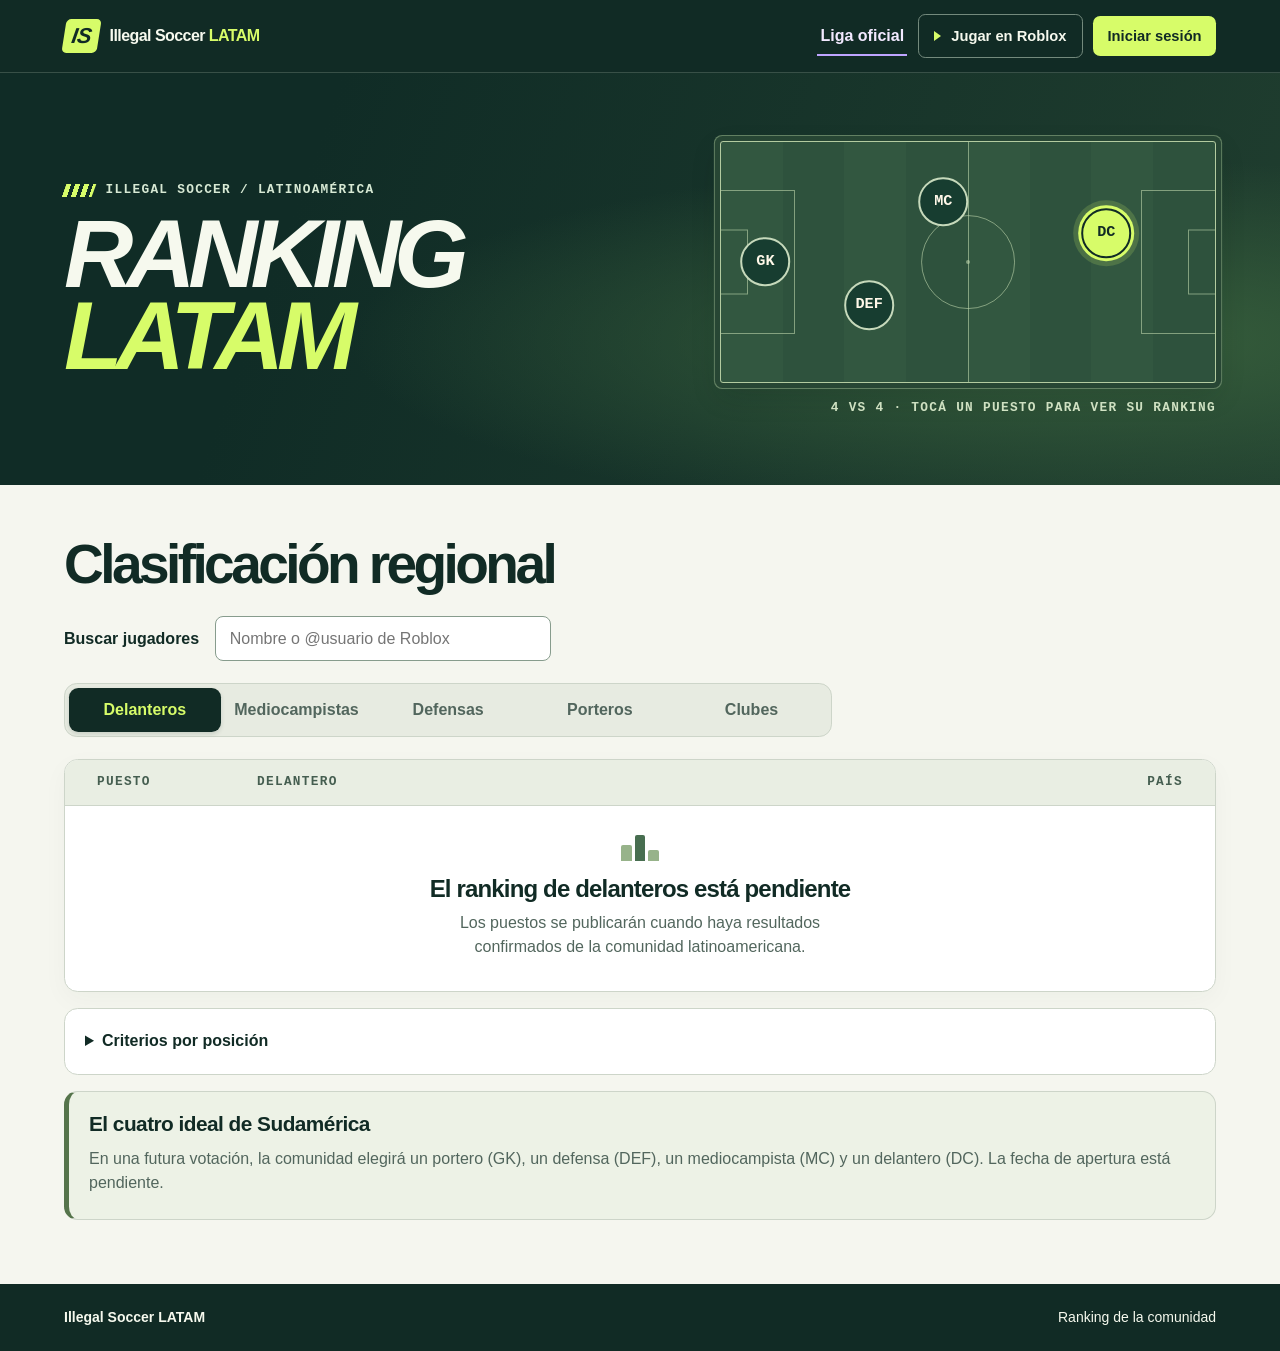
<file: index.html>
<!doctype html>
<html lang="es">
<head>
  <meta charset="utf-8">
  <meta name="viewport" content="width=device-width,initial-scale=1">
  <meta name="theme-color" content="#112b25">
  <title>Illegal Soccer LATAM · Rankings</title>
  <style>
    :root {
      color-scheme: light;
      --ink: #112b25;
      --muted: #52665d;
      --lime: #d7fc69;
      --paper: #f5f6ef;
      --rule: #cdd5c9;
      --ease: cubic-bezier(.22,1,.36,1);
      font-family: "Barlow", "Segoe UI", Arial, sans-serif;
    }
    * { box-sizing: border-box }
    body { margin: 0; background: var(--paper); color: var(--ink); font-size: 1rem; line-height: 1.5 }
    button, a { font: inherit; -webkit-tap-highlight-color: transparent }
    a { color: inherit }
    :focus-visible { outline: 3px solid #e37822; outline-offset: 4px }
    .wrap { width: min(76rem, 90%); margin-inline: auto }
    header, .hero, footer { background-color: var(--ink); color: #f6f9ee }
    nav, footer .wrap { display: flex; justify-content: space-between; align-items: center; gap: 1rem }
    nav { min-height: 4.5rem }
    .brand { display: inline-flex; align-items: center; gap: .65rem; font-weight: 800; letter-spacing: -.035em }
    .mark {
      display: grid; place-items: center; width: 2.2rem; height: 2.15rem; border-radius: .3rem;
      background: var(--lime); color: var(--ink); transform: skewX(-9deg); font: italic 900 1.35rem Arial,sans-serif;
    }
    .region { color: var(--lime) }
    .play {
      display: inline-flex; align-items: center; gap: .65rem; min-height: 2.75rem; padding: .45rem .95rem;
      border: 1px solid #748a7d; border-radius: .45rem; text-decoration: none; font-size: .92rem; font-weight: 650;
    }
    .play::before { content: ""; border: .32rem solid transparent; border-left: .49rem solid var(--lime); border-right: 0 }
    .hero { position: relative; isolation: isolate; overflow: hidden; border-top: 1px solid #385047 }
    .hero::before {
      content: ""; position: absolute; z-index: -1; inset: 0;
      background: radial-gradient(ellipse at 85% 65%, #375f3c 0, transparent 48%), linear-gradient(110deg,#102c26 24%,#203e2f);
    }
    .hero .wrap { display: grid; grid-template-columns: .95fr 1.05fr; align-items: center; gap: 3rem; padding-block: clamp(2.4rem,5.3vw,5.1rem) }
    .eyebrow, .tablehead, .diagram figcaption {
      font: 700 .8rem/1.4 "IBM Plex Mono", Consolas, monospace; text-transform: uppercase; letter-spacing: .1em;
    }
    .eyebrow { display: flex; align-items: center; gap: .7rem; margin: 0 0 .9rem; color: #d7e9d4 }
    .bars { display: inline-block; width: 1.9rem; height: .8rem; background: repeating-linear-gradient(90deg,var(--lime) 0 5px,transparent 5px 9px); transform: skewX(-20deg) }
    h1, h2, .empty h3 { margin: 0; font-family: "Barlow Condensed","Arial Narrow",Arial,sans-serif }
    h1 { font-size: clamp(3.85rem,7.5vw,7rem); line-height: .85; font-style: italic; text-transform: uppercase; font-weight: 900; letter-spacing: -.075em }
    h1 span { display: block; color: var(--lime) }
    .diagram { margin: 0; width: min(100%,31rem); justify-self: end }
    .field {
      position: relative; aspect-ratio: 2.05; border: 1px solid #b3cba0; border-radius: 3px; color: #c5dcb190;
      background: repeating-linear-gradient(90deg,#325740 0 12.5%,#2e523d 12.5% 25%);
      box-shadow: 0 0 0 .32rem #274634,0 0 0 calc(.32rem + 1px) #628062,0 .7rem 1.8rem #091e172e;
    }
    .midline, .ring, .penalty, .goal, .spot, .player { position: absolute }
    .midline { inset: 0 auto 0 50%; border-left: 1px solid }
    .ring { top: 50%; left: 50%; width: 19%; aspect-ratio: 1; border: 1px solid; border-radius: 50%; transform: translate(-50%,-50%) }
    .spot { top: 50%; left: 50%; border: 2px solid; border-radius: 50%; transform: translate(-50%,-50%) }
    .penalty, .goal { top: 50%; transform: translateY(-50%); width: 15%; height: 60%; border: 1px solid }
    .goal { width: 5.5%; height: 27% }
    .left { left: 0; border-left-width: 0 }
    .right { right: 0; border-right-width: 0 }
    .player {
      display: grid; place-items: center; width: clamp(2.75rem,4vw,3.1rem); aspect-ratio: 1; padding: 0; border: 2px solid #c6d9bb;
      border-radius: 50%; background: #173d30; color: #fff8e9; translate: -50% -50%; font: 800 .95rem/1 Consolas,monospace; cursor: pointer;
    }
    .keeper { left: 9%; top: 50% }
    .back { left: 30%; top: 68% }
    .mid { left: 45%; top: 25% }
    .forward { left: 78%; top: 38% }
    .diagram[data-view="delanteros"] .forward,
    .diagram[data-view="porteros"] .keeper,
    .diagram[data-view="defensas"] .back,
    .diagram[data-view="mediocampistas"] .mid,
    .diagram[data-view="clubes"] .player { background: var(--lime); color:var(--ink); border-color: var(--ink); box-shadow: 0 0 0 3px var(--lime),0 0 0 8px #d7fc692b }
    .diagram figcaption { margin-top: 1rem; text-align: right; color: #d7e9c9 }
    .rankings { padding-block: clamp(2rem,4vw,3.65rem) 4rem }
    h2 { font-size: clamp(2.1rem,4.3vw,3.6rem); line-height: 1.05; letter-spacing: -.065em }
    .controls {
      position: relative; display: inline-grid; grid-template-columns: repeat(5,minmax(0,1fr)); isolation: isolate;
      padding: 4px; max-width: 100%; margin: 1.35rem 0; border: 1px solid var(--rule); border-radius: .8rem; background: #e7ebe1;
    }
    .selection {
      position: absolute; z-index: -1; inset: 4px auto 4px 4px; width: calc((100% - 8px)/5); pointer-events: none;
      transform: translateX(calc(var(--index,0)*100%)); background: var(--ink); border-radius: .58rem;
      box-shadow: 0 2px 4px #112b2525;
    }
    .controls button { position: relative; min-height: 2.75rem; padding: .45rem .85rem; background: transparent; color: var(--muted); border: 0; border-radius: .58rem; font-weight: 700; cursor: pointer }
    .controls button[aria-pressed="true"] { color: var(--lime) }
    .controls.searching .selection { opacity: 0 }
    .sr-only { position: absolute; width: 1px; height: 1px; padding: 0; margin: -1px; overflow: hidden; clip-path: inset(50%); white-space: nowrap }
    .board { background: #fff; border: 1px solid var(--rule); border-radius: .85rem; overflow: hidden; box-shadow: 0 .5rem 1.6rem #18392a09 }
    .tablehead { display: grid; grid-template-columns: minmax(4.7rem,14%) 1fr auto; gap: .5rem; background: #e9eee3; color: #455e50; padding: .85rem clamp(.9rem,3vw,2rem); border-bottom: 1px solid var(--rule) }
    .empty { display: grid; justify-items: center; text-align: center; padding: 1.65rem 1rem 2rem }
    .podium { display: flex; align-items: end; gap: 3px; height: 1.8rem; margin: 0 0 .85rem }
    .podium i { width: .65rem; height: 56%; background: #97b38a; border-radius: 2px 2px 0 0 }
    .podium i:nth-child(2) { height: 90%; background: #486e50 }
    .podium i:nth-child(3) { height: 38% }
    .empty h3 { max-width: 100%; overflow-wrap: anywhere; font-size: clamp(1.18rem,2vw,1.5rem); letter-spacing: -.035em; line-height: 1.2 }
    .empty p { margin: .45rem 0 0; max-width: 48ch; color: var(--muted) }
    footer .wrap { min-height: 4.2rem; font-size: .875rem }
    [hidden] { display: none !important }
    .actions { display: flex; align-items: center; gap: .65rem }
    .league-link { color: #f2e9ff; border-bottom: 2px solid #bfa5ff; padding: .5rem .2rem .33rem; text-decoration: none; font-weight: 750; white-space: nowrap }
    .league-link:hover { color: #decaff }
    @media (prefers-reduced-motion: no-preference) { @view-transition { navigation: auto } }
    .signin { padding: .58rem .9rem; border-radius: .45rem; background: var(--lime); color: var(--ink); text-decoration: none; font-weight: 750; font-size: .92rem }
    .search { display: flex; flex-wrap: wrap; align-items: center; gap: .4rem 1rem; margin: 1.4rem 0 0 }
    .search label { font-weight: 700 }
    .search input { min-height: 2.85rem; width: min(100%,21rem); padding: .6rem .85rem; border: 1px solid #879c8d; border-radius: .5rem; color: var(--ink); background: white; font: inherit }
    .lookup { width: 100%; border-collapse: collapse; table-layout: fixed }
    .lookup th,.lookup td { padding: .8rem clamp(.5rem,2vw,1.3rem); text-align: left; overflow-wrap: anywhere }
    .lookup th { background: #e9eee3; color: #455e50; font-size: .875rem }
    .lookup td { border-top: 1px solid var(--rule) }
    .lookup small { display: block; color: var(--muted) }
    .lookup caption { padding: .85rem 1rem; text-align: left; font-weight: 700 }
    .player:hover { outline: 2px solid white; outline-offset: 3px }
    .info-panel,.ideal,.club-card { margin-top: 1rem; border: 1px solid var(--rule); border-radius: .85rem; background: white; padding: 1rem 1.25rem }
    .info-panel summary { cursor: pointer; font-weight: 750; padding-block: .3rem }
    .info-panel dl,.facts { display: grid; grid-template-columns: minmax(6rem,auto) 1fr; gap: .55rem 1rem; margin-block: 1rem }
    dt { font-weight: 750 } dd { margin: 0; overflow-wrap: anywhere }
    .info-panel p,.ideal p { margin: .5rem 0; color: var(--muted) }
    .ideal { border-left: 5px solid #55744b; background:#edf2e6 }
    .ideal h3,.club-card h3 { margin: 0; font-size: 1.3rem; letter-spacing: -.025em }
    .club-link { display: flex; align-items: center; gap: 1rem; width: fit-content; margin-top: .75rem; font-size: 1.15rem; font-weight: 700; text-underline-offset:.2rem }
    .club-link img { width: 4rem; height: 4rem; border-radius:.6rem }
    #club-directory { display:grid; grid-template-rows:1fr; opacity:1 }
    #club-directory[inert] { grid-template-rows:0fr; opacity:0 }
    #club-directory > div { min-height:0; overflow:clip }
    #club-directory .club-card { margin:0 0 .8rem }
    .club-view { min-height: 65vh; padding-block: 2rem 4rem }
    .club-hero { display:flex; flex-wrap:wrap; gap: clamp(1rem,4vw,3rem); align-items:center; margin:1.25rem 0; padding:clamp(1.25rem,4vw,3rem); background:#172628; color:#fff; border-radius:1rem }
    .club-hero img { width:clamp(7rem,19vw,13rem); height:auto; border-radius:.75rem }
    .club-hero h1 { font-size:clamp(2.3rem,6vw,5rem); letter-spacing:-.055em }
    .club-hero p { color:#deead7; margin:.8rem 0 0 }
    .member-link { text-decoration:underline; text-underline-offset:.18rem; border:0; background:transparent; color:var(--ink); font:inherit; font-weight:700; cursor:pointer; padding:.3rem 0; text-align:left }
    #roster { display:grid; grid-template-columns:repeat(auto-fit,minmax(min(100%,14rem),1fr)); gap:.65rem; list-style:none; margin:1.25rem 0 .25rem; padding:0 }
    #roster .member-link { width:100%; height:100%; display:flex; align-items:center; gap:.85rem; padding:.75rem; border:1px solid var(--rule); background:#f7f9f3; border-radius:.65rem; text-decoration:none }
    #roster .member-link:hover { background:#edf2e6; border-color:#6b8a70 }
    .avatar { flex:none; width:3.6rem; height:3.6rem; border-radius:.65rem; object-fit:cover; background:#dfe9da }
    .member-link strong,.member-link small { display:block }
    .member-link small { font-size:.875rem; font-weight:500; color:var(--muted) }
    #profile-avatar { width:6rem; height:6rem; margin-bottom:.65rem }
    dialog { width:min(28rem,90%); max-height:85vh; overflow:auto; border:1px solid var(--rule); border-radius:1rem; padding:1.6rem; color:var(--ink); background:white }
    dialog::backdrop { background:#0c231b99 }
    dialog h2 { font-size:2rem; overflow-wrap:anywhere } dialog button { min-height:2.75rem; padding:.4rem 1rem; border:0; border-radius:.5rem; background:var(--ink); color:white; cursor:pointer }
    .account { min-height: 65vh; display: grid; place-items: center; padding-block: 3rem }
    .account article { width: min(100%, 27rem); padding: clamp(1.5rem,4vw,2.5rem); background: white; border: 1px solid var(--rule); border-top: .35rem solid #486e50; border-radius: .85rem; box-shadow: 0 .45rem 1.5rem #112b250a }
    .account h1 { font: 800 clamp(1.9rem,5vw,2.6rem)/1.1 "Barlow",Arial,sans-serif; text-transform: none; letter-spacing: -.045em }
    .account p { margin: .8rem 0 1.5rem; color: var(--muted) }
    .account button { width: 100%; min-height: 3rem; background: #e7ebe1; color: #45594d; border: 1px solid var(--rule); border-radius: .5rem; font-weight: 700 }
    .account a { display: block; width: fit-content; margin: 1rem auto 0; padding: .4rem; text-underline-offset: .2rem }
    @media (max-width: 850px) {
      .controls { display: flex; flex-wrap: wrap; gap: .2rem }
      .controls button { flex: 1 0 auto }
      .selection { display: none }
      .controls button[aria-pressed="true"] { background: var(--ink) }
    }
    @media (hover:hover) {
      .play:hover { border-color: var(--lime); background: #254438 }
      .controls button[aria-pressed="false"]:hover { color: var(--ink); background: #d8e1d3 }
    }
    @media (prefers-reduced-motion: no-preference) {
      #club-directory { transition:grid-template-rows 240ms var(--ease), opacity 180ms ease-out }
      main > :not([hidden]) { animation: screen-in 220ms var(--ease) backwards }
      @keyframes screen-in { from { opacity:.35 } to { opacity:1 } }
      @supports (transition-behavior: allow-discrete) {
        #player-profile {
          opacity:0; transform:translateY(6px) scale(.985);
          transition:opacity 160ms ease, transform 200ms var(--ease), display 200ms allow-discrete, overlay 200ms allow-discrete;
        }
        #player-profile[open] { opacity:1; transform:none }
        #player-profile::backdrop {
          opacity:0; transition:opacity 180ms ease, display 200ms allow-discrete, overlay 200ms allow-discrete;
        }
        #player-profile[open]::backdrop { opacity:1 }
        @starting-style {
          #player-profile[open] { opacity:0; transform:translateY(6px) scale(.985) }
          #player-profile[open]::backdrop { opacity:0 }
        }
      }
      @supports (interpolate-size:allow-keywords) and selector(details::details-content) {
        .info-panel::details-content {
          interpolate-size:allow-keywords; height:0; overflow:clip; opacity:0;
          transition:height 220ms var(--ease), opacity 180ms ease-out, content-visibility 220ms allow-discrete;
        }
        .info-panel[open]::details-content { height:auto; opacity:1 }
      }
      .headline, .diagram { animation: arrive 520ms var(--ease) backwards }
      .diagram { animation-delay: 60ms }
      .selection { transition: transform 300ms var(--ease) }
      .controls button, .play { transition: color 180ms,background-color 180ms,border-color 180ms }
      .player { transition: box-shadow 320ms var(--ease), background-color 200ms, border-color 200ms }
      @keyframes arrive { from { opacity: 0; transform: translateY(10px) } to { opacity: 1; transform: translateY(0) } }
    }
    @media (max-width: 680px) {
      nav { min-height: 4rem }
      .wrap { width: 90% }
      .hero .wrap { grid-template-columns: 1fr; gap: 1.65rem; padding-block: 2rem 1.25rem }
      h1 { font-size: clamp(2.6rem,9.7vw,4rem) }
      h1 span { display: inline }
      .diagram { width: 100% }
      .field { aspect-ratio: 2.65 }
      .diagram figcaption { margin-top: .65rem }
      nav { flex-wrap: wrap; padding-block: .6rem }
      .actions { flex-wrap: wrap }
      .search { display: grid; gap: .3rem }
      .search input { width: 100% }
      .controls button { padding-inline: .35rem }
      .brand { gap: .4rem }
      .play { padding-inline: .6rem }
      footer .wrap { flex-wrap: wrap; padding-block: .85rem; gap: .2rem 1rem }
    }
    @media (max-width:360px) {
      nav { gap: .35rem }
      .brand,.play { font-size: .85rem }
      .mark { width: 1.7rem; height: 1.7rem }
    }
  </style>
</head>
<body>
<header><nav class="wrap" aria-label="Principal">
  <div class="brand"><span class="mark" aria-hidden="true">IS</span><span>Illegal Soccer <span class="region">LATAM</span></span></div>
  <div class="actions"><a class="league-link" href="liga.html">Liga oficial</a><a class="play" href="https://www.roblox.com/es/games/126987974021910/Illegal-Soccer">Jugar en Roblox</a>
  <a class="signin" id="signin-link" href="#iniciar-sesion">Iniciar sesión</a></div>
</nav></header>
<main>
  <div id="ranking-view">
  <section class="hero" aria-labelledby="title"><div class="wrap">
    <div class="headline"><p class="eyebrow"><i class="bars" aria-hidden="true"></i>Illegal Soccer / Latinoamérica</p><h1 id="title">Ranking <span>LATAM</span></h1></div>
    <figure class="diagram" data-view="delanteros" aria-label="Cancha interactiva de cuatro jugadores">
      <div class="field"><i class="midline"></i><i class="ring"></i><i class="spot"></i><i class="penalty left"></i><i class="penalty right"></i><i class="goal left"></i><i class="goal right"></i>
        <button type="button" class="player keeper" data-position="porteros" aria-label="Abrir ranking de porteros">GK</button>
        <button type="button" class="player back" data-position="defensas" aria-label="Abrir ranking de defensas">DEF</button>
        <button type="button" class="player mid" data-position="mediocampistas" aria-label="Abrir ranking de mediocampistas">MC</button>
        <button type="button" class="player forward" data-position="delanteros" aria-label="Abrir ranking de delanteros">DC</button></div>
      <figcaption>4 vs 4 · Tocá un puesto para ver su ranking</figcaption>
    </figure>
  </div></section>
  <section class="rankings wrap" aria-labelledby="heading">
    <h2 id="heading">Clasificación regional</h2>
    <div class="search" role="search" aria-label="Jugadores de la clasificación regional">
      <label for="player-search">Buscar jugadores</label>
      <input id="player-search" type="search" placeholder="Nombre o @usuario de Roblox" autocomplete="off" maxlength="100">
    </div>
    <div class="controls" role="group" aria-label="Elegir categoría">
      <span class="selection" aria-hidden="true"></span>
      <button type="button" aria-pressed="true" data-category="delanteros">Delanteros</button>
      <button type="button" aria-pressed="false" data-category="mediocampistas">Mediocampistas</button>
      <button type="button" aria-pressed="false" data-category="defensas">Defensas</button>
      <button type="button" aria-pressed="false" data-category="porteros">Porteros</button>
      <button type="button" aria-pressed="false" data-category="clubes">Clubes</button>
    </div>
    <div id="club-directory" inert><div><section class="club-card">
      <h3>Clubes de la comunidad</h3>
      <a class="club-link" href="#club/arshadows-fc"><img src="arshadows-fc.png" width="64" height="64" alt="">Arshadows FC</a>
    </section></div></div>
    <div class="board"><span id="announcement" class="sr-only" role="status"></span>
      <table class="lookup" hidden><caption></caption><thead><tr><th scope="col">Puesto</th><th scope="col" id="name-column">Jugador</th><th scope="col">Categoría</th><th scope="col">País</th></tr></thead><tbody></tbody></table>
      <div class="tablehead" aria-hidden="true"><span>Puesto</span><span id="entity">Delantero</span><span>País</span></div>
      <div class="empty">
        <span class="podium" aria-hidden="true"><i></i><i></i><i></i></span>
        <h3 id="status">El ranking de delanteros está pendiente</h3>
        <p id="detail">Los puestos se publicarán cuando haya resultados confirmados de la comunidad latinoamericana.</p>
      </div>
    </div>
    <details class="info-panel"><summary>Criterios por posición</summary>
      <p>Para comparar rendimientos, cada cifra debe ir acompañada de la cantidad de partidos jugados y de una planilla o un video que permita verificarla.</p>
      <dl><dt>Delanteros</dt><dd>Goles por partido.</dd>
      <dt>Mediocampistas</dt><dd>Asistencias por partido.</dd>
      <dt>Defensas</dt><dd>Recuperaciones y bloqueos registrados por partido.</dd>
      <dt>Porteros</dt><dd>Atajadas por partido y, si se conocen los tiros al arco recibidos, porcentaje de atajadas.</dd></dl>
    </details>
    <aside class="ideal"><h3>El cuatro ideal de Sudamérica</h3>
      <p>En una futura votación, la comunidad elegirá un portero (GK), un defensa (DEF), un mediocampista (MC) y un delantero (DC). La fecha de apertura está pendiente.</p>
    </aside>
  </section>
  </div>
  <section class="club-view wrap" id="club-view" hidden aria-labelledby="club-title">
    <a href="#clubes">Volver a clubes</a>
    <div class="club-hero"><img src="arshadows-fc.png" width="200" height="200" alt="Escudo de Arshadows FC">
      <div><p class="eyebrow">Illegal Soccer · Clubes</p><h1 id="club-title" tabindex="-1">Arshadows FC</h1>
      <p>Club de la comunidad de Illegal Soccer LATAM · Fútbol 4 vs 4</p></div></div>
    <section class="club-card"><h2>Plantel</h2><p id="roster-empty">El plantel está pendiente de confirmación.</p><ul id="roster" hidden></ul></section>
  </section>
  <section id="account-view" class="account wrap" aria-labelledby="account-title" hidden>
    <article><h1 id="account-title" tabindex="-1">Iniciar sesión</h1>
      <p>Próximamente vas a poder iniciar sesión con tu cuenta de Roblox.</p>
      <button type="button" disabled>Continuar con Roblox</button>
      <a href="#clasificacion">Volver a la clasificación</a>
    </article>
  </section>
</main>
<dialog id="player-profile" aria-labelledby="profile-title">
  <img id="profile-avatar" class="avatar" width="96" height="96" alt="" hidden>
  <h2 id="profile-title"></h2><dl class="facts" id="profile-facts"></dl>
  <form method="dialog"><button>Cerrar ficha</button></form>
</dialog>
<footer><div class="wrap"><strong>Illegal Soccer LATAM</strong><span>Ranking de la comunidad</span></div></footer>
<script>
  const categories = { delanteros: "Delantero", mediocampistas: "Mediocampista", defensas: "Defensa", porteros: "Portero", clubes: "Club" };
  // Una ficha puede pertenecer al plantel antes de tener un puesto en el ranking.
  // Campos opcionales: rank, country, username, club, tournament y robloxId.
  const clubName = "Arshadows FC";
  const rankings = [
    { name: "PPwizzard", username: "ratitalandxxx", robloxId: "4416575058", category: "porteros", club: clubName },
    { name: "Nam", username: "elfrancho14", robloxId: "607353710", club: clubName },
    { name: "Meks", username: "kqmek000", robloxId: "9048750823" },
    { name: "F4ke", username: "Ruim_f4ke", robloxId: "11557735696", club: clubName },
    { name: "Fabri", username: "fabriciopaa", robloxId: "721994680" },
    { name: "Illya", username: "Illiasly_ROBLOX", robloxId: "9146206604", club: clubName },
    { name: "Tq3wm", username: "Mrbeans747479", robloxId: "3863181655", club: clubName },
    { name: "MrJoga", username: "andrex89393", robloxId: "5140877946", club: clubName },
    { name: "EremRDX777", username: "EremRDX777", robloxId: "5640532197", club: clubName }
  ];
  const profile = document.getElementById("player-profile");
  function playerLink(entry) {
    const link = document.createElement("button");
    link.type = "button";
    link.className = "member-link";
    link.textContent = entry.name;
    link.addEventListener("click", () => {
      document.getElementById("profile-title").textContent = entry.name;
      const portrait = document.getElementById("profile-avatar");
      portrait.hidden = !entry.robloxId;
      if (entry.robloxId) portrait.src = "avatar-" + entry.robloxId + ".png";
      const facts = document.getElementById("profile-facts");
      facts.replaceChildren();
      const fields = [
        ["Posición", categories[entry.category] || "Por confirmar"], ["Club", entry.club], ["País", entry.country],
        ["Usuario", entry.username && "@" + entry.username.replace(/^@/, "")],
        ["Torneo", entry.tournament], ["Puesto", entry.rank ?? "Sin clasificar"]
      ];
      for (const [label, value] of fields) {
        if (!value) continue;
        const term = document.createElement("dt");
        const description = document.createElement("dd");
        term.textContent = label;
        description.textContent = value;
        facts.append(term, description);
      }
      if (entry.robloxId && /^\d+$/.test(String(entry.robloxId))) {
        const term = document.createElement("dt");
        term.textContent = "Roblox";
        const description = document.createElement("dd");
        const roblox = document.createElement("a");
        roblox.href = "https://www.roblox.com/users/" + entry.robloxId + "/profile";
        roblox.textContent = "Ver perfil en Roblox";
        description.append(roblox);
        facts.append(term, description);
      }
      profile.showModal();
    });
    return link;
  }
  function renderRoster() {
    const roster = document.getElementById("roster");
    const members = rankings.filter(entry => entry.club === clubName);
    roster.replaceChildren();
    for (const member of members) {
      const item = document.createElement("li");
      const link = playerLink(member);
      const avatar = document.createElement("img");
      avatar.className = "avatar";
      avatar.alt = "";
      avatar.src = "avatar-" + member.robloxId + ".png";
      const text = document.createElement("span");
      const name = document.createElement("strong");
      name.textContent = member.name;
      const position = document.createElement("small");
      position.textContent = categories[member.category] || "Posición por confirmar";
      text.append(name, position);
      link.replaceChildren(avatar, text);
      item.append(link);
      roster.append(item);
    }
    roster.hidden = !members.length;
    document.getElementById("roster-empty").hidden = Boolean(members.length);
  }
  const controls = document.querySelector(".controls");
  const buttons = [...controls.querySelectorAll("button")];
  const diagram = document.querySelector(".diagram");
  const status = document.getElementById("status");
  const search = document.getElementById("player-search");
  const detail = document.getElementById("detail");
  const pendingDetail = detail.textContent;
  const table = document.querySelector(".lookup");
  const empty = document.querySelector(".empty");
  const tablehead = document.querySelector(".tablehead");
  const board = document.querySelector(".board");
  const reducedMotion = window.matchMedia("(prefers-reduced-motion: reduce)");
  let reveal;
  let activeCategory = "delanteros";

  function normalizeName(value) {
    return value.trim().normalize("NFD").replace(/[\u0300-\u036f]/g, "").toLowerCase();
  }

  function renderRanking() {
    const query = normalizeName(search.value);
    const usernameOnly = query.startsWith("@");
    function matches(entry) {
      if (!query) return entry.category === activeCategory && Number.isFinite(entry.rank);
      if (entry.category === "clubes") return false;
      const username = normalizeName(entry.username || "").replace(/^@/, "");
      if (usernameOnly) return query.length > 1 && username.includes(query.slice(1));
      return normalizeName(entry.name).includes(query) || username.includes(query);
    }
    const results = rankings.filter(matches).sort((a, b) => (a.rank ?? Infinity) - (b.rank ?? Infinity) || a.name.localeCompare(b.name, "es"));
    const isSearch = Boolean(query);
    document.getElementById("club-directory").inert = isSearch || activeCategory !== "clubes";
    controls.classList.toggle("searching", isSearch);
    for (const option of buttons) option.setAttribute("aria-pressed", String(!isSearch && option.dataset.category === activeCategory));
    document.getElementById("entity").textContent = isSearch ? "Jugador" : categories[activeCategory];
    table.hidden = results.length === 0;
    empty.hidden = results.length > 0;
    tablehead.hidden = results.length > 0 || isSearch;
    const tbody = table.tBodies[0];
    tbody.replaceChildren();
    for (const entry of results) {
      const row = tbody.insertRow();
      row.insertCell().textContent = entry.rank ?? "Sin clasificar";
      const nameCell = row.insertCell();
      nameCell.append(playerLink(entry));
      if (entry.username) {
        const handle = document.createElement("small");
        handle.textContent = "@" + entry.username.replace(/^@/, "");
        nameCell.append(handle);
      }
      row.insertCell().textContent = categories[entry.category] || "Por confirmar";
      row.insertCell().textContent = entry.country || "Por confirmar";
    }
    table.caption.textContent = isSearch ? "Jugadores encontrados en todas las posiciones" : "Ranking de " + activeCategory;
    document.getElementById("name-column").textContent = !isSearch && activeCategory === "clubes" ? "Club" : "Jugador";
    status.textContent = isSearch ? "Sin resultados para «" + search.value.trim() + "»" : "El ranking de " + activeCategory + " está pendiente";
    detail.textContent = isSearch
      ? (rankings.some(entry => entry.category !== "clubes") ? "Probá con otro nombre o usuario de Roblox." : "Todavía no hay jugadores publicados en la clasificación regional.")
      : pendingDetail;
    document.getElementById("announcement").textContent = results.length ? table.caption.textContent + " · " + results.length : status.textContent;
  }

  function selectCategory(button, index) {
    if (!search.value && button.dataset.category === activeCategory) return;
    const direction = Math.sign(index - buttons.findIndex(option => option.dataset.category === activeCategory));
    activeCategory = button.dataset.category;
    search.value = "";
    controls.style.setProperty("--index", index);
    diagram.dataset.view = activeCategory;
    renderRanking();
    reveal?.cancel();
    if (!reducedMotion.matches && board.animate) {
      reveal = board.animate(
        [{ opacity: .65, transform: "translateX(" + direction * 7 + "px)" }, { opacity: 1, transform: "none" }],
        { duration: 230, easing: "cubic-bezier(.22,1,.36,1)" }
      );
    }
  }
  buttons.forEach((button, index) => button.addEventListener("click", () => selectCategory(button, index)));
  for (const marker of diagram.querySelectorAll("[data-position]")) {
    marker.addEventListener("click", () => {
      const index = buttons.findIndex(button => button.dataset.category === marker.dataset.position);
      const tab = buttons[index];
      selectCategory(tab, index);
      tab.focus({ preventScroll: true });
      controls.scrollIntoView({ behavior: reducedMotion.matches ? "instant" : "smooth", block: "start" });
    });
  }
  search.addEventListener("input", renderRanking);
  reducedMotion.addEventListener("change", () => {
    if (reducedMotion.matches) {
      reveal?.cancel();
    }
  });

  function showScreen() {
    const signingIn = location.hash === "#iniciar-sesion";
    const seeingClub = location.hash === "#club/arshadows-fc";
    if (profile.open) profile.close();
    document.getElementById("club-view").hidden = !seeingClub;
    document.getElementById("ranking-view").hidden = signingIn || seeingClub;
    document.getElementById("account-view").hidden = !signingIn;
    document.getElementById("signin-link").hidden = signingIn;
    document.title = "Illegal Soccer LATAM · " + (signingIn ? "Iniciar sesión" : seeingClub ? clubName : "Rankings");
    if (signingIn) {
      document.getElementById("account-title").focus();
    } else if (seeingClub) {
      renderRoster();
      window.scrollTo(0, 0);
      document.getElementById("club-title").focus({ preventScroll: true });
    } else if (location.hash === "#clubes") {
      const index = buttons.findIndex(button => button.dataset.category === "clubes");
      selectCategory(buttons[index], index);
      document.querySelector(".club-link").focus();
    } else if (location.hash === "#clasificacion") {
      search.focus();
    }
  }
  window.addEventListener("hashchange", showScreen);
  renderRanking();
  showScreen();
</script>
</body>
</html>
</file>
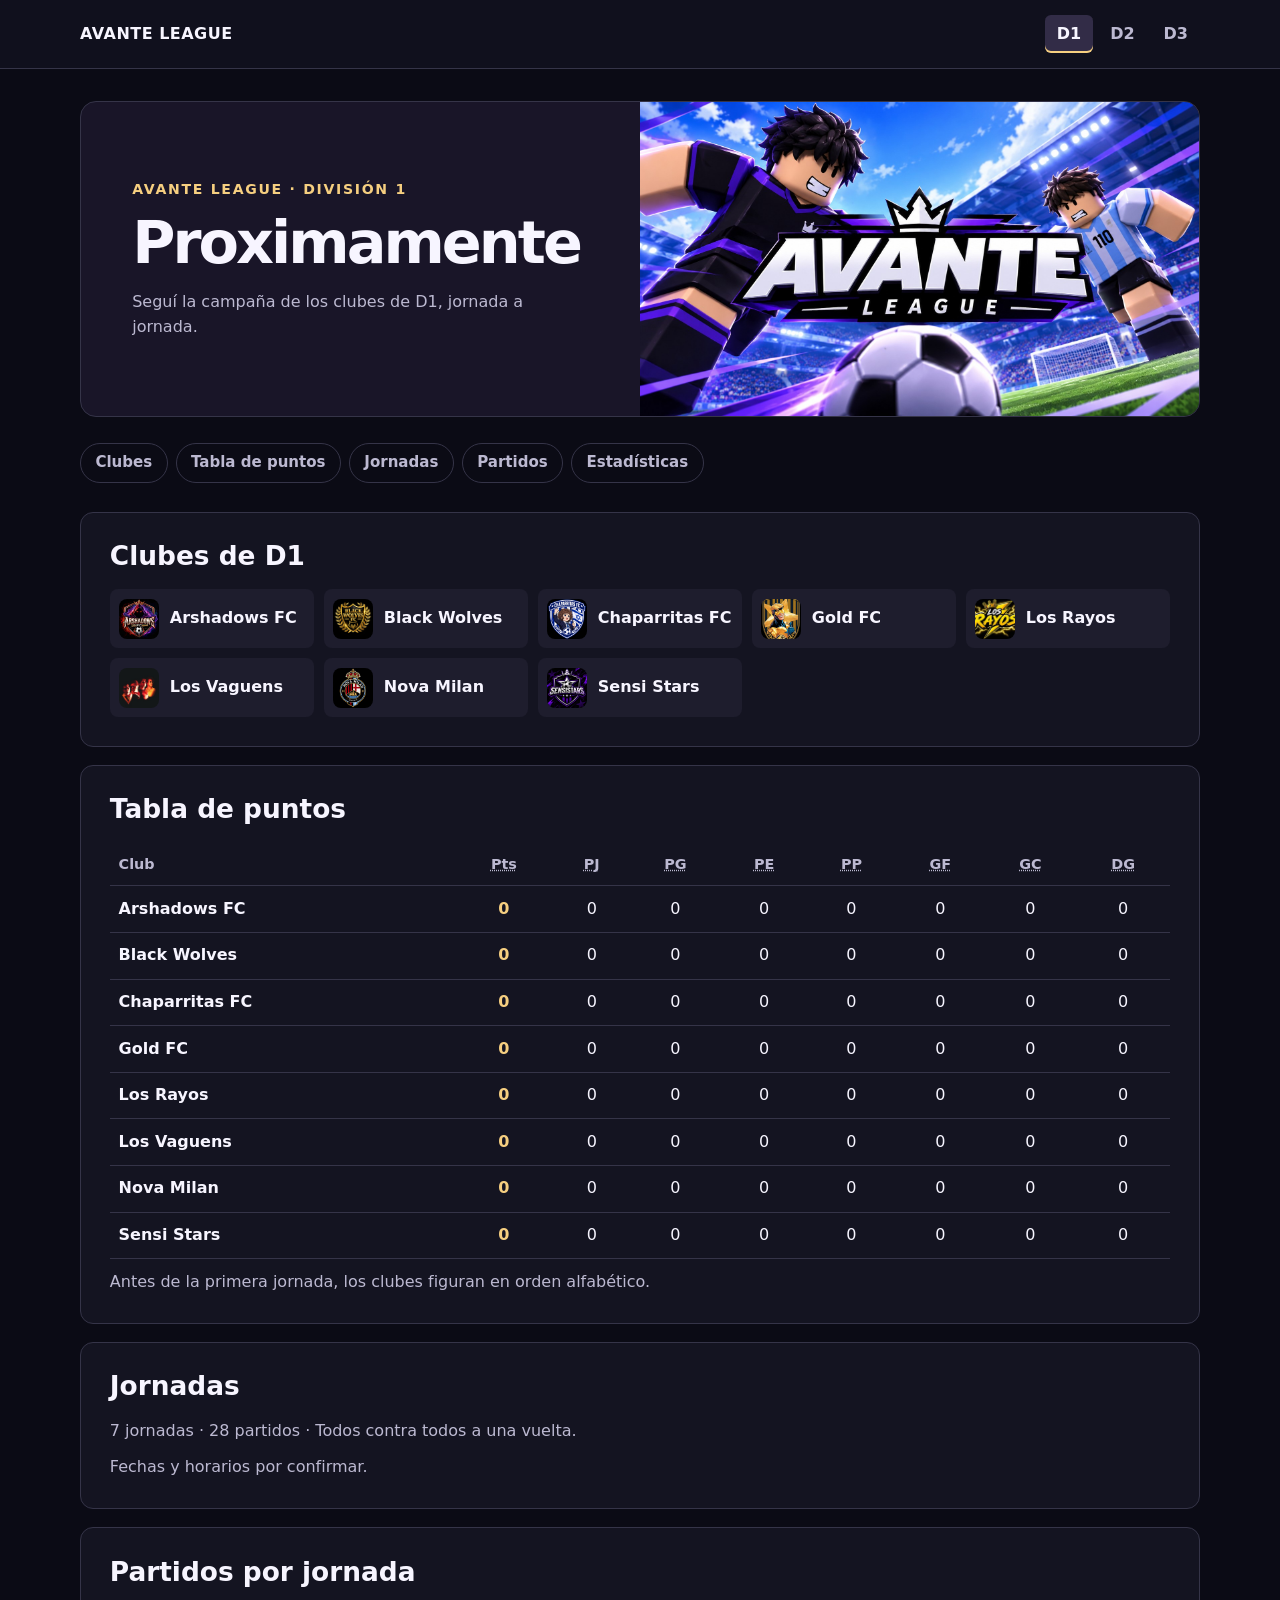
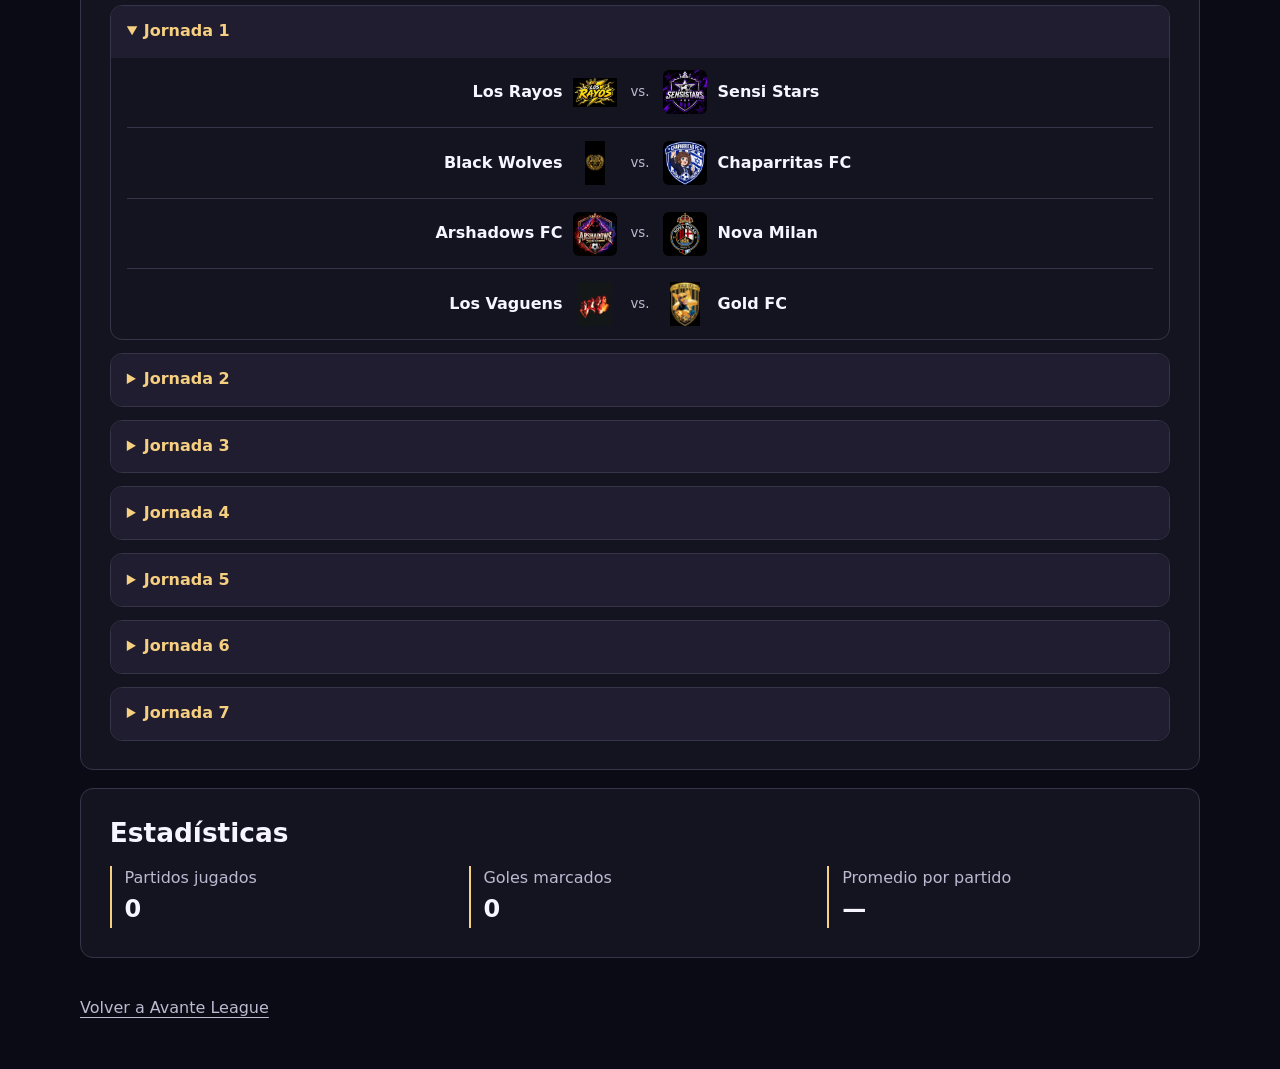
<file: d1.html>
<!doctype html>
<html lang="es-AR">
<head>
  <meta charset="utf-8"><meta name="viewport" content="width=device-width, initial-scale=1">
  <title>División 1 · Avante League</title>
  <meta name="description" content="Clubes, tabla de puntos, jornadas, partidos y estadísticas de la División 1 de Avante League.">
  <link rel="stylesheet" href="divisiones.css">
</head>
<body class="d1">
<header><div class="wrap"><a class="brand" href="liga.html">AVANTE LEAGUE</a><nav aria-label="Divisiones"><a href="d1.html" aria-label="División 1" aria-current="page">D1</a><a href="d2.html" aria-label="División 2">D2</a><a href="d3.html" aria-label="División 3">D3</a></nav></div></header>
<main class="wrap">
  <section class="hero" aria-labelledby="portada"><div class="hero-intro"><p class="kicker">Avante League · División 1</p><h1 id="portada">Proximamente</h1><p>Seguí la campaña de los clubes de D1, jornada a jornada.</p></div><img src="avante-league.jpg" width="1672" height="941" alt="Avante League en el estadio de Illegal Soccer"></section>
  <nav class="sections" aria-label="Secciones de División 1"><a href="#clubes">Clubes</a><a href="#tabla">Tabla de puntos</a><a href="#jornadas">Jornadas</a><a href="#partidos">Partidos</a><a href="#stats">Estadísticas</a></nav>
  <section class="panel" id="clubes"><h2>Clubes de D1</h2>
    <ul class="clubs"><li class="club"><img src="arshadows-fc.jpg" width="44" height="44" loading="lazy" alt="">Arshadows FC</li>
<li class="club"><img src="black-wolves.webp" width="44" height="44" loading="lazy" alt="">Black Wolves</li>
<li class="club"><img src="chaparritas-fc.jpg" width="44" height="44" loading="lazy" alt="">Chaparritas FC</li>
<li class="club"><img src="gold-fc.webp" width="44" height="44" loading="lazy" alt="">Gold FC</li>
<li class="club"><img src="los-rayos.jpg" width="44" height="44" loading="lazy" alt="">Los Rayos</li>
<li class="club"><img src="los-vaguens.jpg" width="44" height="44" loading="lazy" alt="">Los Vaguens</li>
<li class="club"><img src="nova-milan.jpg" width="44" height="44" loading="lazy" alt="">Nova Milan</li>
<li class="club"><img src="sensi-stars.webp" width="44" height="44" loading="lazy" alt="">Sensi Stars</li></ul>
  </section>
  <section class="panel" id="tabla"><h2>Tabla de puntos</h2><div class="table-scroll" role="region" tabindex="0" aria-label="Tabla de puntos de División 1"><table aria-label="Clasificación de División 1">
    <thead><tr><th scope="col">Club</th><th scope="col"><abbr title="Puntos">Pts</abbr></th><th scope="col"><abbr title="Partidos jugados">PJ</abbr></th><th scope="col"><abbr title="Partidos ganados">PG</abbr></th><th scope="col"><abbr title="Partidos empatados">PE</abbr></th><th scope="col"><abbr title="Partidos perdidos">PP</abbr></th><th scope="col"><abbr title="Goles a favor">GF</abbr></th><th scope="col"><abbr title="Goles en contra">GC</abbr></th><th scope="col"><abbr title="Diferencia de goles">DG</abbr></th></tr></thead>
    <tbody><tr><th scope="row">Arshadows FC</th><td>0</td><td>0</td><td>0</td><td>0</td><td>0</td><td>0</td><td>0</td><td>0</td></tr>
<tr><th scope="row">Black Wolves</th><td>0</td><td>0</td><td>0</td><td>0</td><td>0</td><td>0</td><td>0</td><td>0</td></tr>
<tr><th scope="row">Chaparritas FC</th><td>0</td><td>0</td><td>0</td><td>0</td><td>0</td><td>0</td><td>0</td><td>0</td></tr>
<tr><th scope="row">Gold FC</th><td>0</td><td>0</td><td>0</td><td>0</td><td>0</td><td>0</td><td>0</td><td>0</td></tr>
<tr><th scope="row">Los Rayos</th><td>0</td><td>0</td><td>0</td><td>0</td><td>0</td><td>0</td><td>0</td><td>0</td></tr>
<tr><th scope="row">Los Vaguens</th><td>0</td><td>0</td><td>0</td><td>0</td><td>0</td><td>0</td><td>0</td><td>0</td></tr>
<tr><th scope="row">Nova Milan</th><td>0</td><td>0</td><td>0</td><td>0</td><td>0</td><td>0</td><td>0</td><td>0</td></tr>
<tr><th scope="row">Sensi Stars</th><td>0</td><td>0</td><td>0</td><td>0</td><td>0</td><td>0</td><td>0</td><td>0</td></tr></tbody>
  </table></div><p>Antes de la primera jornada, los clubes figuran en orden alfabético.</p></section>
  <section class="panel" id="jornadas"><h2>Jornadas</h2><p>7 jornadas · 28 partidos · Todos contra todos a una vuelta.</p><p>Fechas y horarios por confirmar.</p></section><section class="panel" id="partidos"><h2>Partidos por jornada</h2><details class="round" open><summary>Jornada 1</summary><ul class="fixtures"><li><span class="side"><img src="los-rayos.jpg" width="44" height="44" loading="lazy" alt=""><span>Los Rayos</span></span><small>vs.</small><span class="side"><img src="sensi-stars.webp" width="44" height="44" loading="lazy" alt=""><span>Sensi Stars</span></span></li>
<li><span class="side"><img src="black-wolves.webp" width="44" height="44" loading="lazy" alt=""><span>Black Wolves</span></span><small>vs.</small><span class="side"><img src="chaparritas-fc.jpg" width="44" height="44" loading="lazy" alt=""><span>Chaparritas FC</span></span></li>
<li><span class="side"><img src="arshadows-fc.jpg" width="44" height="44" loading="lazy" alt=""><span>Arshadows FC</span></span><small>vs.</small><span class="side"><img src="nova-milan.jpg" width="44" height="44" loading="lazy" alt=""><span>Nova Milan</span></span></li>
<li><span class="side"><img src="los-vaguens.jpg" width="44" height="44" loading="lazy" alt=""><span>Los Vaguens</span></span><small>vs.</small><span class="side"><img src="gold-fc.webp" width="44" height="44" loading="lazy" alt=""><span>Gold FC</span></span></li></ul></details>
<details class="round"><summary>Jornada 2</summary><ul class="fixtures"><li><span class="side"><img src="black-wolves.webp" width="44" height="44" loading="lazy" alt=""><span>Black Wolves</span></span><small>vs.</small><span class="side"><img src="los-rayos.jpg" width="44" height="44" loading="lazy" alt=""><span>Los Rayos</span></span></li>
<li><span class="side"><img src="nova-milan.jpg" width="44" height="44" loading="lazy" alt=""><span>Nova Milan</span></span><small>vs.</small><span class="side"><img src="sensi-stars.webp" width="44" height="44" loading="lazy" alt=""><span>Sensi Stars</span></span></li>
<li><span class="side"><img src="chaparritas-fc.jpg" width="44" height="44" loading="lazy" alt=""><span>Chaparritas FC</span></span><small>vs.</small><span class="side"><img src="los-vaguens.jpg" width="44" height="44" loading="lazy" alt=""><span>Los Vaguens</span></span></li>
<li><span class="side"><img src="gold-fc.webp" width="44" height="44" loading="lazy" alt=""><span>Gold FC</span></span><small>vs.</small><span class="side"><img src="arshadows-fc.jpg" width="44" height="44" loading="lazy" alt=""><span>Arshadows FC</span></span></li></ul></details>
<details class="round"><summary>Jornada 3</summary><ul class="fixtures"><li><span class="side"><img src="los-rayos.jpg" width="44" height="44" loading="lazy" alt=""><span>Los Rayos</span></span><small>vs.</small><span class="side"><img src="nova-milan.jpg" width="44" height="44" loading="lazy" alt=""><span>Nova Milan</span></span></li>
<li><span class="side"><img src="los-vaguens.jpg" width="44" height="44" loading="lazy" alt=""><span>Los Vaguens</span></span><small>vs.</small><span class="side"><img src="black-wolves.webp" width="44" height="44" loading="lazy" alt=""><span>Black Wolves</span></span></li>
<li><span class="side"><img src="sensi-stars.webp" width="44" height="44" loading="lazy" alt=""><span>Sensi Stars</span></span><small>vs.</small><span class="side"><img src="gold-fc.webp" width="44" height="44" loading="lazy" alt=""><span>Gold FC</span></span></li>
<li><span class="side"><img src="arshadows-fc.jpg" width="44" height="44" loading="lazy" alt=""><span>Arshadows FC</span></span><small>vs.</small><span class="side"><img src="chaparritas-fc.jpg" width="44" height="44" loading="lazy" alt=""><span>Chaparritas FC</span></span></li></ul></details>
<details class="round"><summary>Jornada 4</summary><ul class="fixtures"><li><span class="side"><img src="los-vaguens.jpg" width="44" height="44" loading="lazy" alt=""><span>Los Vaguens</span></span><small>vs.</small><span class="side"><img src="los-rayos.jpg" width="44" height="44" loading="lazy" alt=""><span>Los Rayos</span></span></li>
<li><span class="side"><img src="gold-fc.webp" width="44" height="44" loading="lazy" alt=""><span>Gold FC</span></span><small>vs.</small><span class="side"><img src="nova-milan.jpg" width="44" height="44" loading="lazy" alt=""><span>Nova Milan</span></span></li>
<li><span class="side"><img src="black-wolves.webp" width="44" height="44" loading="lazy" alt=""><span>Black Wolves</span></span><small>vs.</small><span class="side"><img src="arshadows-fc.jpg" width="44" height="44" loading="lazy" alt=""><span>Arshadows FC</span></span></li>
<li><span class="side"><img src="chaparritas-fc.jpg" width="44" height="44" loading="lazy" alt=""><span>Chaparritas FC</span></span><small>vs.</small><span class="side"><img src="sensi-stars.webp" width="44" height="44" loading="lazy" alt=""><span>Sensi Stars</span></span></li></ul></details>
<details class="round"><summary>Jornada 5</summary><ul class="fixtures"><li><span class="side"><img src="los-rayos.jpg" width="44" height="44" loading="lazy" alt=""><span>Los Rayos</span></span><small>vs.</small><span class="side"><img src="gold-fc.webp" width="44" height="44" loading="lazy" alt=""><span>Gold FC</span></span></li>
<li><span class="side"><img src="arshadows-fc.jpg" width="44" height="44" loading="lazy" alt=""><span>Arshadows FC</span></span><small>vs.</small><span class="side"><img src="los-vaguens.jpg" width="44" height="44" loading="lazy" alt=""><span>Los Vaguens</span></span></li>
<li><span class="side"><img src="nova-milan.jpg" width="44" height="44" loading="lazy" alt=""><span>Nova Milan</span></span><small>vs.</small><span class="side"><img src="chaparritas-fc.jpg" width="44" height="44" loading="lazy" alt=""><span>Chaparritas FC</span></span></li>
<li><span class="side"><img src="sensi-stars.webp" width="44" height="44" loading="lazy" alt=""><span>Sensi Stars</span></span><small>vs.</small><span class="side"><img src="black-wolves.webp" width="44" height="44" loading="lazy" alt=""><span>Black Wolves</span></span></li></ul></details>
<details class="round"><summary>Jornada 6</summary><ul class="fixtures"><li><span class="side"><img src="arshadows-fc.jpg" width="44" height="44" loading="lazy" alt=""><span>Arshadows FC</span></span><small>vs.</small><span class="side"><img src="los-rayos.jpg" width="44" height="44" loading="lazy" alt=""><span>Los Rayos</span></span></li>
<li><span class="side"><img src="chaparritas-fc.jpg" width="44" height="44" loading="lazy" alt=""><span>Chaparritas FC</span></span><small>vs.</small><span class="side"><img src="gold-fc.webp" width="44" height="44" loading="lazy" alt=""><span>Gold FC</span></span></li>
<li><span class="side"><img src="los-vaguens.jpg" width="44" height="44" loading="lazy" alt=""><span>Los Vaguens</span></span><small>vs.</small><span class="side"><img src="sensi-stars.webp" width="44" height="44" loading="lazy" alt=""><span>Sensi Stars</span></span></li>
<li><span class="side"><img src="black-wolves.webp" width="44" height="44" loading="lazy" alt=""><span>Black Wolves</span></span><small>vs.</small><span class="side"><img src="nova-milan.jpg" width="44" height="44" loading="lazy" alt=""><span>Nova Milan</span></span></li></ul></details>
<details class="round"><summary>Jornada 7</summary><ul class="fixtures"><li><span class="side"><img src="los-rayos.jpg" width="44" height="44" loading="lazy" alt=""><span>Los Rayos</span></span><small>vs.</small><span class="side"><img src="chaparritas-fc.jpg" width="44" height="44" loading="lazy" alt=""><span>Chaparritas FC</span></span></li>
<li><span class="side"><img src="sensi-stars.webp" width="44" height="44" loading="lazy" alt=""><span>Sensi Stars</span></span><small>vs.</small><span class="side"><img src="arshadows-fc.jpg" width="44" height="44" loading="lazy" alt=""><span>Arshadows FC</span></span></li>
<li><span class="side"><img src="gold-fc.webp" width="44" height="44" loading="lazy" alt=""><span>Gold FC</span></span><small>vs.</small><span class="side"><img src="black-wolves.webp" width="44" height="44" loading="lazy" alt=""><span>Black Wolves</span></span></li>
<li><span class="side"><img src="nova-milan.jpg" width="44" height="44" loading="lazy" alt=""><span>Nova Milan</span></span><small>vs.</small><span class="side"><img src="los-vaguens.jpg" width="44" height="44" loading="lazy" alt=""><span>Los Vaguens</span></span></li></ul></details></section>
  <section class="panel" id="stats"><h2>Estadísticas</h2><dl class="stats"><div><dt>Partidos jugados</dt><dd>0</dd></div><div><dt>Goles marcados</dt><dd>0</dd></div><div><dt>Promedio por partido</dt><dd aria-label="Sin partidos">—</dd></div></dl></section>
</main>
<footer class="wrap"><a href="liga.html">Volver a Avante League</a></footer>
</body>
</html>
</file>
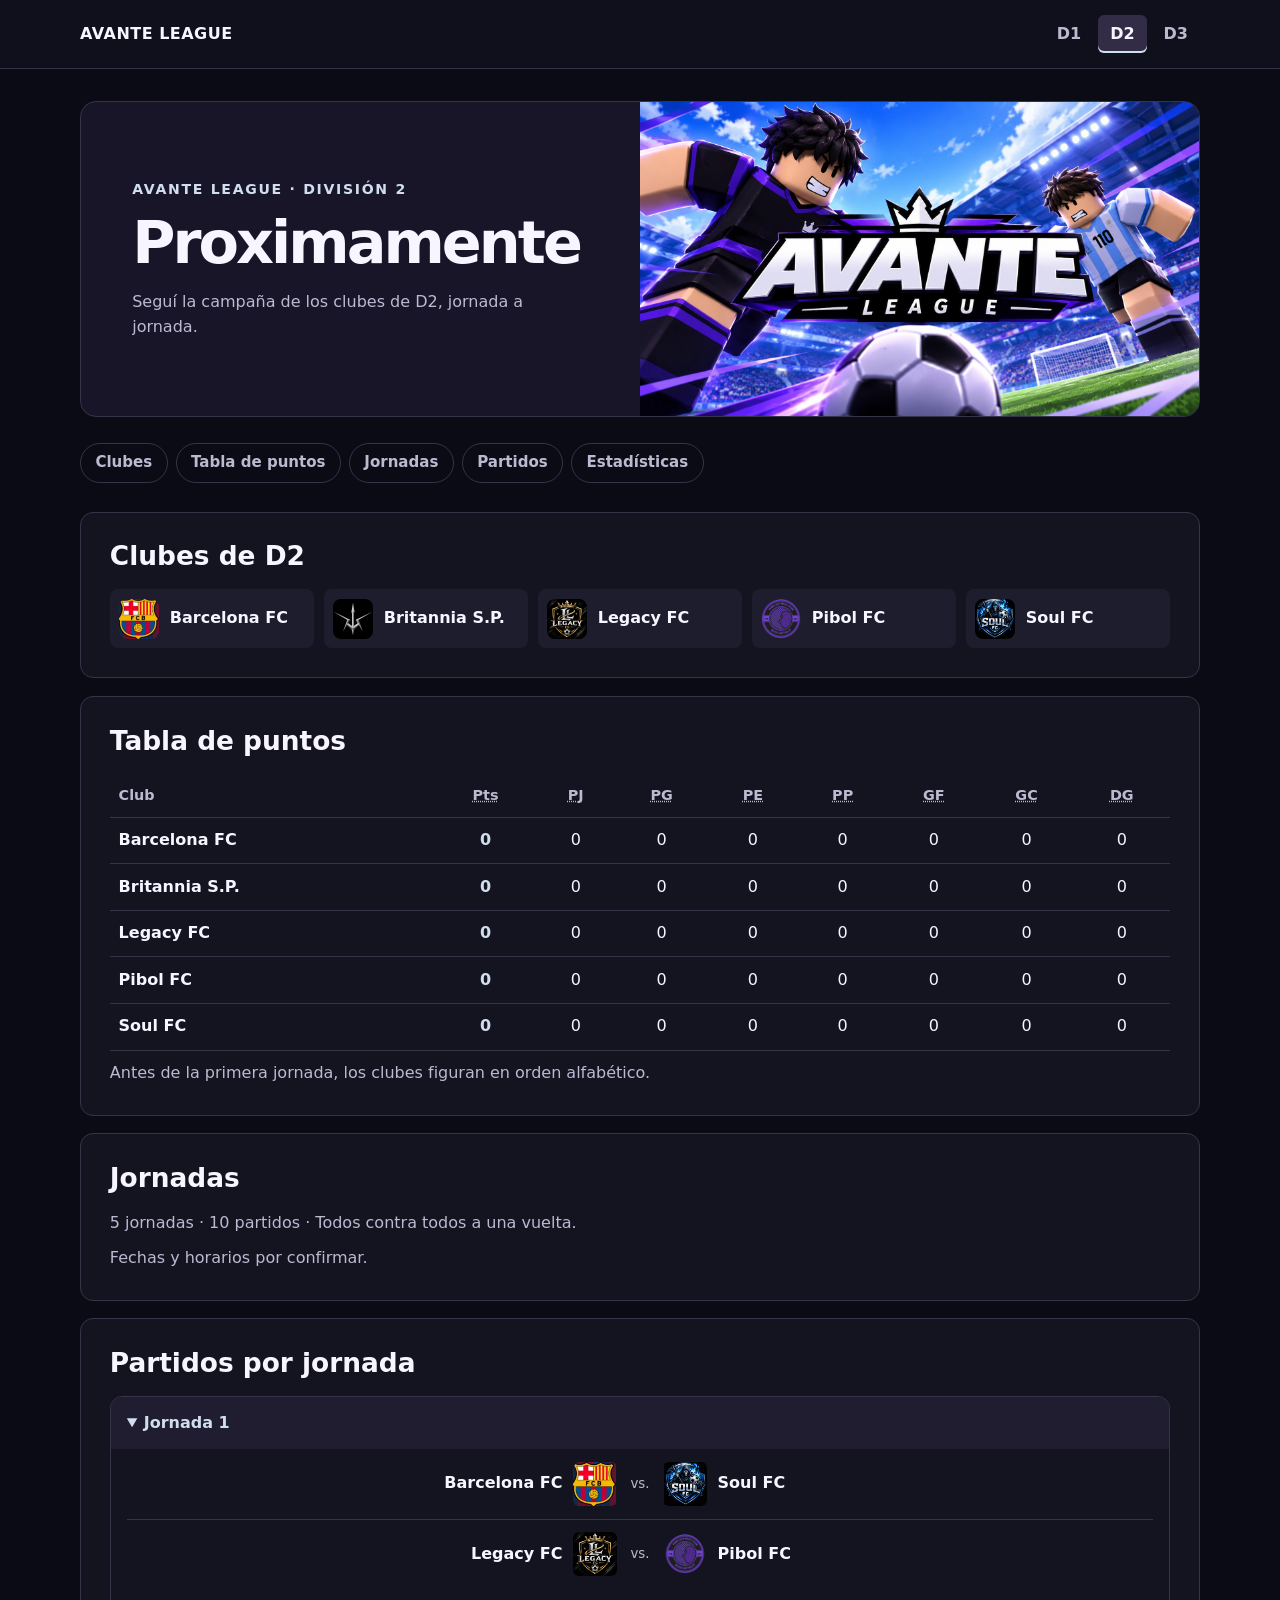
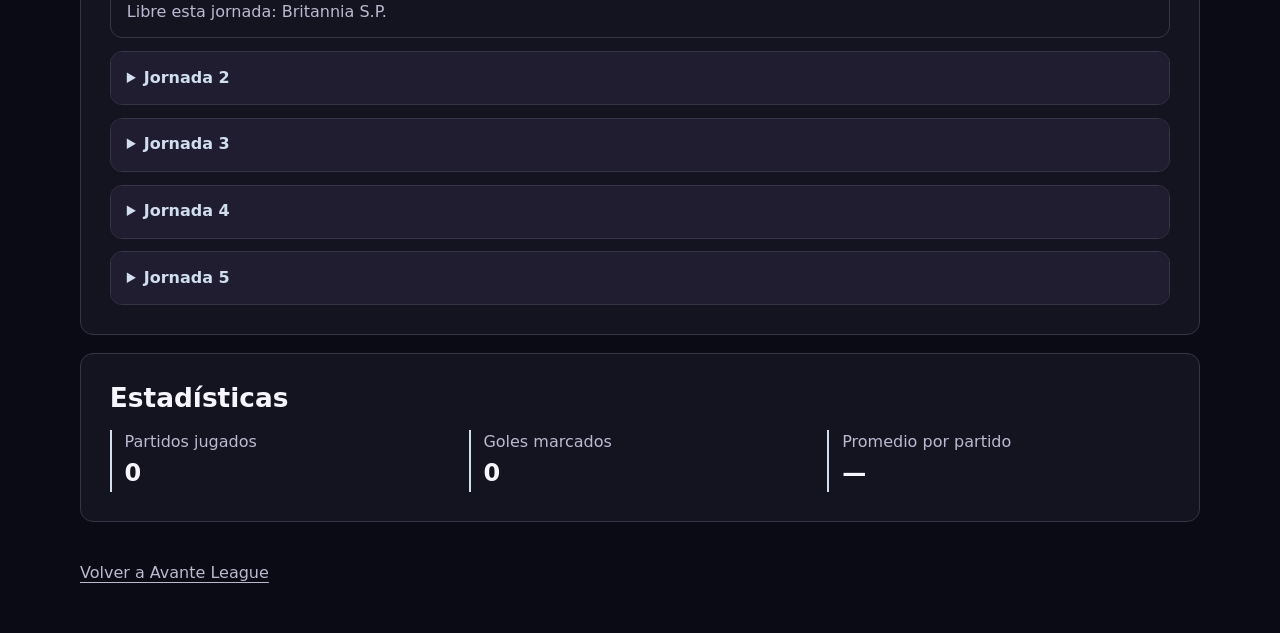
<file: d2.html>
<!doctype html>
<html lang="es-AR">
<head>
  <meta charset="utf-8"><meta name="viewport" content="width=device-width, initial-scale=1">
  <title>División 2 · Avante League</title>
  <meta name="description" content="Clubes, tabla de puntos, jornadas, partidos y estadísticas de la División 2 de Avante League.">
  <link rel="stylesheet" href="divisiones.css">
</head>
<body class="d2">
<header><div class="wrap"><a class="brand" href="liga.html">AVANTE LEAGUE</a><nav aria-label="Divisiones"><a href="d1.html" aria-label="División 1">D1</a><a href="d2.html" aria-label="División 2" aria-current="page">D2</a><a href="d3.html" aria-label="División 3">D3</a></nav></div></header>
<main class="wrap">
  <section class="hero" aria-labelledby="portada"><div class="hero-intro"><p class="kicker">Avante League · División 2</p><h1 id="portada">Proximamente</h1><p>Seguí la campaña de los clubes de D2, jornada a jornada.</p></div><img src="avante-league.jpg" width="1672" height="941" alt="Avante League en el estadio de Illegal Soccer"></section>
  <nav class="sections" aria-label="Secciones de División 2"><a href="#clubes">Clubes</a><a href="#tabla">Tabla de puntos</a><a href="#jornadas">Jornadas</a><a href="#partidos">Partidos</a><a href="#stats">Estadísticas</a></nav>
  <section class="panel" id="clubes"><h2>Clubes de D2</h2>
    <ul class="clubs">
<li class="club"><img src="barcelona-fc.webp" width="44" height="44" loading="lazy" alt="">Barcelona FC</li>
<li class="club"><img src="britannia-sp.webp" width="44" height="44" loading="lazy" alt="">Britannia S.P.</li>
<li class="club"><img src="legacy-fc.webp" width="44" height="44" loading="lazy" alt="">Legacy FC</li>
<li class="club"><img src="pibol-fc.webp" width="44" height="44" loading="lazy" alt="">Pibol FC</li>
<li class="club"><img src="soul-fc.webp" width="44" height="44" loading="lazy" alt="">Soul FC</li></ul>
  </section>
  <section class="panel" id="tabla"><h2>Tabla de puntos</h2><div class="table-scroll" role="region" tabindex="0" aria-label="Tabla de puntos de División 2"><table aria-label="Clasificación de División 2">
    <thead><tr><th scope="col">Club</th><th scope="col"><abbr title="Puntos">Pts</abbr></th><th scope="col"><abbr title="Partidos jugados">PJ</abbr></th><th scope="col"><abbr title="Partidos ganados">PG</abbr></th><th scope="col"><abbr title="Partidos empatados">PE</abbr></th><th scope="col"><abbr title="Partidos perdidos">PP</abbr></th><th scope="col"><abbr title="Goles a favor">GF</abbr></th><th scope="col"><abbr title="Goles en contra">GC</abbr></th><th scope="col"><abbr title="Diferencia de goles">DG</abbr></th></tr></thead>
    <tbody>
<tr><th scope="row">Barcelona FC</th><td>0</td><td>0</td><td>0</td><td>0</td><td>0</td><td>0</td><td>0</td><td>0</td></tr>
<tr><th scope="row">Britannia S.P.</th><td>0</td><td>0</td><td>0</td><td>0</td><td>0</td><td>0</td><td>0</td><td>0</td></tr>
<tr><th scope="row">Legacy FC</th><td>0</td><td>0</td><td>0</td><td>0</td><td>0</td><td>0</td><td>0</td><td>0</td></tr>
<tr><th scope="row">Pibol FC</th><td>0</td><td>0</td><td>0</td><td>0</td><td>0</td><td>0</td><td>0</td><td>0</td></tr>
<tr><th scope="row">Soul FC</th><td>0</td><td>0</td><td>0</td><td>0</td><td>0</td><td>0</td><td>0</td><td>0</td></tr></tbody>
  </table></div><p>Antes de la primera jornada, los clubes figuran en orden alfabético.</p></section>
  <section class="panel" id="jornadas"><h2>Jornadas</h2><p>5 jornadas · 10 partidos · Todos contra todos a una vuelta.</p><p>Fechas y horarios por confirmar.</p></section><section class="panel" id="partidos"><h2>Partidos por jornada</h2><details class="round" open><summary>Jornada 1</summary><ul class="fixtures"><li><span class="side"><img src="barcelona-fc.webp" width="44" height="44" loading="lazy" alt=""><span>Barcelona FC</span></span><small>vs.</small><span class="side"><img src="soul-fc.webp" width="44" height="44" loading="lazy" alt=""><span>Soul FC</span></span></li>
<li><span class="side"><img src="legacy-fc.webp" width="44" height="44" loading="lazy" alt=""><span>Legacy FC</span></span><small>vs.</small><span class="side"><img src="pibol-fc.webp" width="44" height="44" loading="lazy" alt=""><span>Pibol FC</span></span></li></ul><p>Libre esta jornada: Britannia S.P.</p></details>
<details class="round"><summary>Jornada 2</summary><ul class="fixtures"><li><span class="side"><img src="soul-fc.webp" width="44" height="44" loading="lazy" alt=""><span>Soul FC</span></span><small>vs.</small><span class="side"><img src="pibol-fc.webp" width="44" height="44" loading="lazy" alt=""><span>Pibol FC</span></span></li>
<li><span class="side"><img src="britannia-sp.webp" width="44" height="44" loading="lazy" alt=""><span>Britannia S.P.</span></span><small>vs.</small><span class="side"><img src="barcelona-fc.webp" width="44" height="44" loading="lazy" alt=""><span>Barcelona FC</span></span></li></ul><p>Libre esta jornada: Legacy FC</p></details>
<details class="round"><summary>Jornada 3</summary><ul class="fixtures"><li><span class="side"><img src="pibol-fc.webp" width="44" height="44" loading="lazy" alt=""><span>Pibol FC</span></span><small>vs.</small><span class="side"><img src="britannia-sp.webp" width="44" height="44" loading="lazy" alt=""><span>Britannia S.P.</span></span></li>
<li><span class="side"><img src="legacy-fc.webp" width="44" height="44" loading="lazy" alt=""><span>Legacy FC</span></span><small>vs.</small><span class="side"><img src="soul-fc.webp" width="44" height="44" loading="lazy" alt=""><span>Soul FC</span></span></li></ul><p>Libre esta jornada: Barcelona FC</p></details>
<details class="round"><summary>Jornada 4</summary><ul class="fixtures"><li><span class="side"><img src="britannia-sp.webp" width="44" height="44" loading="lazy" alt=""><span>Britannia S.P.</span></span><small>vs.</small><span class="side"><img src="soul-fc.webp" width="44" height="44" loading="lazy" alt=""><span>Soul FC</span></span></li>
<li><span class="side"><img src="barcelona-fc.webp" width="44" height="44" loading="lazy" alt=""><span>Barcelona FC</span></span><small>vs.</small><span class="side"><img src="legacy-fc.webp" width="44" height="44" loading="lazy" alt=""><span>Legacy FC</span></span></li></ul><p>Libre esta jornada: Pibol FC</p></details>
<details class="round"><summary>Jornada 5</summary><ul class="fixtures"><li><span class="side"><img src="pibol-fc.webp" width="44" height="44" loading="lazy" alt=""><span>Pibol FC</span></span><small>vs.</small><span class="side"><img src="barcelona-fc.webp" width="44" height="44" loading="lazy" alt=""><span>Barcelona FC</span></span></li>
<li><span class="side"><img src="legacy-fc.webp" width="44" height="44" loading="lazy" alt=""><span>Legacy FC</span></span><small>vs.</small><span class="side"><img src="britannia-sp.webp" width="44" height="44" loading="lazy" alt=""><span>Britannia S.P.</span></span></li></ul><p>Libre esta jornada: Soul FC</p></details></section>
  <section class="panel" id="stats"><h2>Estadísticas</h2><dl class="stats"><div><dt>Partidos jugados</dt><dd>0</dd></div><div><dt>Goles marcados</dt><dd>0</dd></div><div><dt>Promedio por partido</dt><dd aria-label="Sin partidos">—</dd></div></dl></section>
</main>
<footer class="wrap"><a href="liga.html">Volver a Avante League</a></footer>
</body>
</html>
</file>
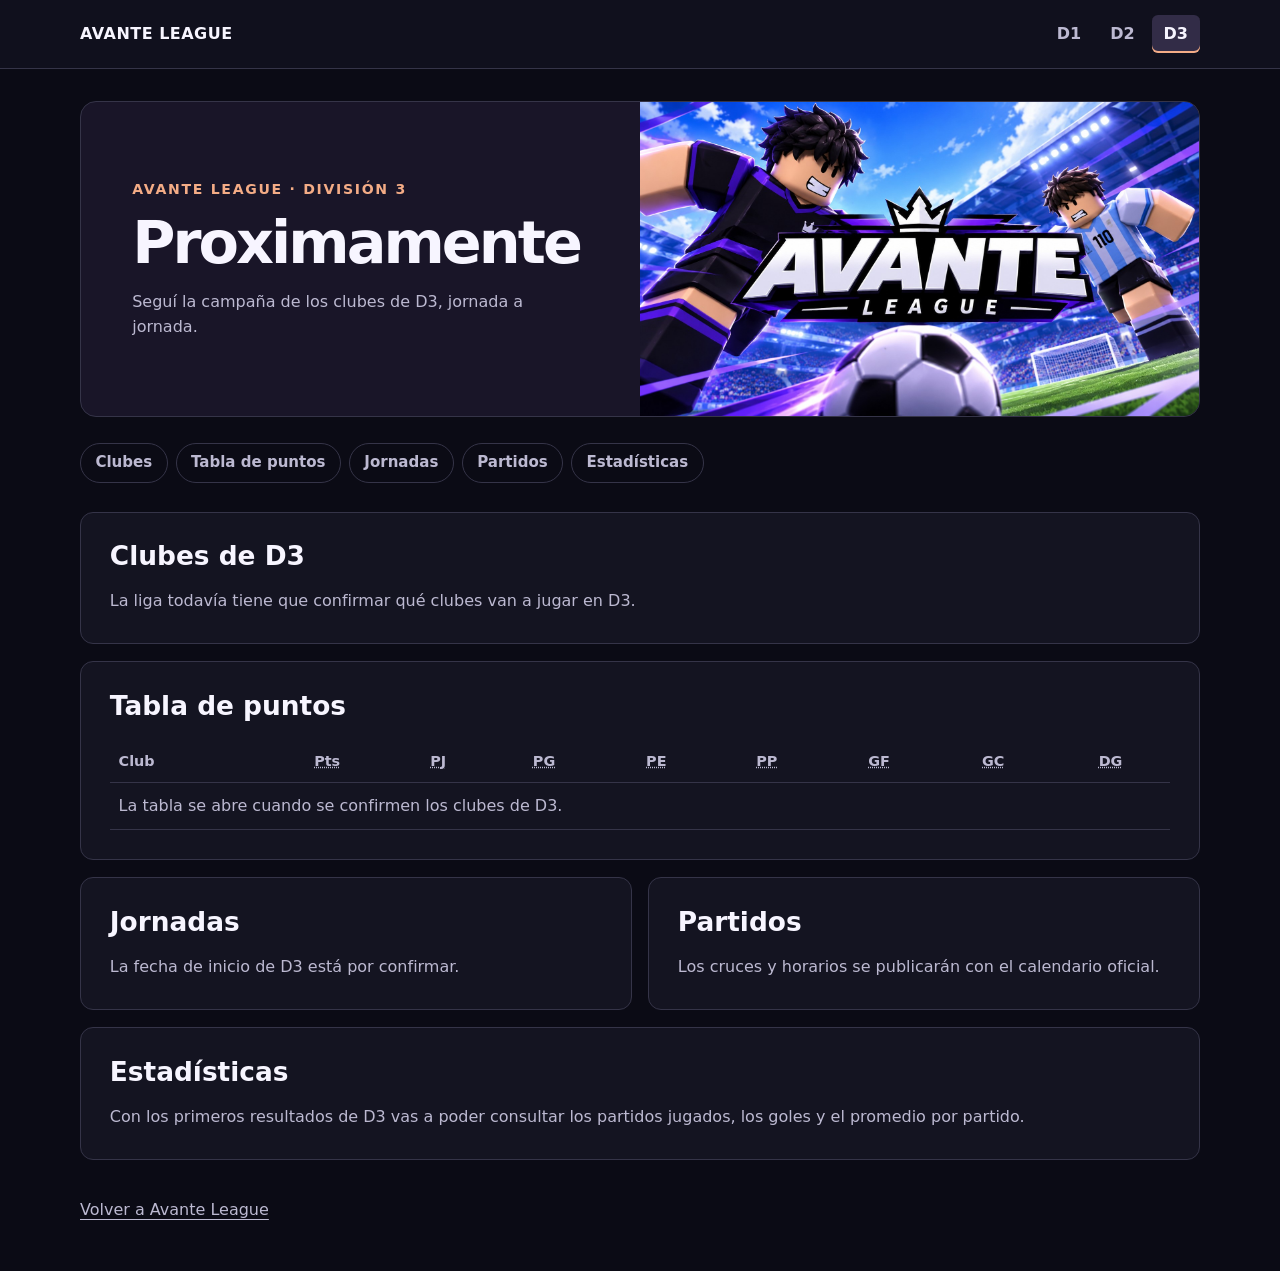
<file: d3.html>
<!doctype html>
<html lang="es-AR">
<head>
  <meta charset="utf-8"><meta name="viewport" content="width=device-width, initial-scale=1">
  <title>División 3 · Avante League</title>
  <meta name="description" content="Clubes, tabla de puntos, jornadas, partidos y estadísticas de la División 3 de Avante League.">
  <link rel="stylesheet" href="divisiones.css">
</head>
<body class="d3">
<header><div class="wrap"><a class="brand" href="liga.html">AVANTE LEAGUE</a><nav aria-label="Divisiones"><a href="d1.html" aria-label="División 1">D1</a><a href="d2.html" aria-label="División 2">D2</a><a href="d3.html" aria-current="page" aria-label="División 3">D3</a></nav></div></header>
<main class="wrap">
  <section class="hero" aria-labelledby="portada"><div class="hero-intro"><p class="kicker">Avante League · División 3</p><h1 id="portada">Proximamente</h1><p>Seguí la campaña de los clubes de D3, jornada a jornada.</p></div><img src="avante-league.jpg" width="1672" height="941" alt="Avante League en el estadio de Illegal Soccer"></section>
  <nav class="sections" aria-label="Secciones de División 3"><a href="#clubes">Clubes</a><a href="#tabla">Tabla de puntos</a><a href="#jornadas">Jornadas</a><a href="#partidos">Partidos</a><a href="#stats">Estadísticas</a></nav>
  <section class="panel" id="clubes"><h2>Clubes de D3</h2>
    <p>La liga todavía tiene que confirmar qué clubes van a jugar en D3.</p>
  </section>
  <section class="panel" id="tabla"><h2>Tabla de puntos</h2><div class="table-scroll" role="region" tabindex="0" aria-label="Tabla de puntos de División 3"><table aria-label="Clasificación de División 3">
    <thead><tr><th scope="col">Club</th><th scope="col"><abbr title="Puntos">Pts</abbr></th><th scope="col"><abbr title="Partidos jugados">PJ</abbr></th><th scope="col"><abbr title="Partidos ganados">PG</abbr></th><th scope="col"><abbr title="Partidos empatados">PE</abbr></th><th scope="col"><abbr title="Partidos perdidos">PP</abbr></th><th scope="col"><abbr title="Goles a favor">GF</abbr></th><th scope="col"><abbr title="Goles en contra">GC</abbr></th><th scope="col"><abbr title="Diferencia de goles">DG</abbr></th></tr></thead>
    <tbody><tr><td class="empty" colspan="9">La tabla se abre cuando se confirmen los clubes de D3.</td></tr></tbody>
  </table></div></section>
  <div class="duo"><section class="panel" id="jornadas"><h2>Jornadas</h2><p>La fecha de inicio de D3 está por confirmar.</p></section>
  <section class="panel" id="partidos"><h2>Partidos</h2><p>Los cruces y horarios se publicarán con el calendario oficial.</p></section></div>
  <section class="panel" id="stats"><h2>Estadísticas</h2><p>Con los primeros resultados de D3 vas a poder consultar los partidos jugados, los goles y el promedio por partido.</p></section>
</main>
<footer class="wrap"><a href="liga.html">Volver a Avante League</a></footer>
</body>
</html>
</file>
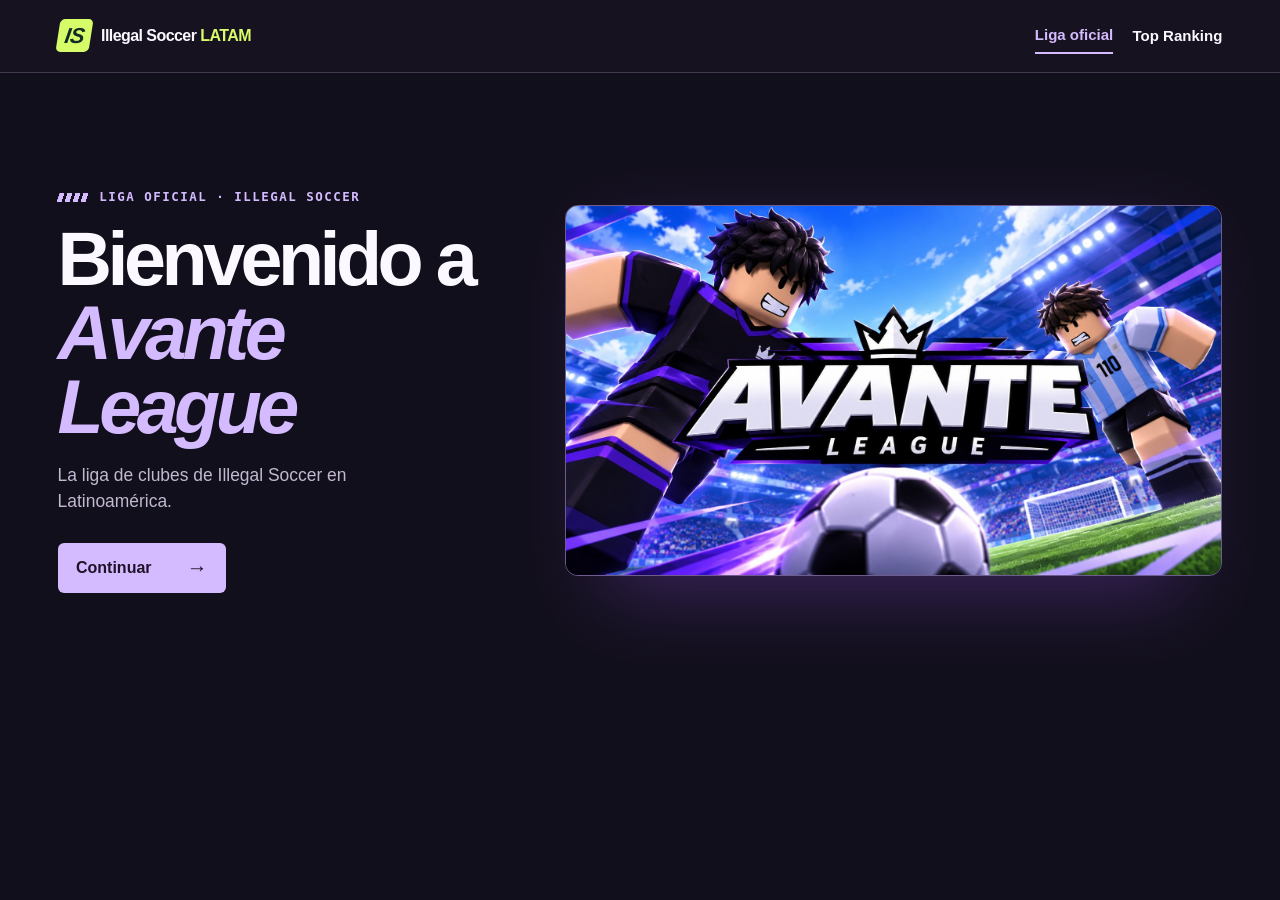
<file: liga.html>
<!doctype html>
<html lang="es-AR">
<head>
  <meta charset="utf-8">
  <meta name="viewport" content="width=device-width,initial-scale=1">
  <meta name="theme-color" content="#141020">
  <title>Avante League · Liga oficial de Illegal Soccer LATAM</title>
  <style>
    :root { color-scheme: dark; --base: #120f1c; --panel: #201a2d; --line: #42394f; --white: #fbf9ff; --muted: #c2b9d0; --accent: #d4baff; --lime: #d7fc69; --ease: cubic-bezier(.22,1,.36,1); font-family: Barlow, "Segoe UI", Arial, sans-serif }
    * { box-sizing: border-box }
    body { margin: 0; background: var(--base); color: var(--white); line-height: 1.5 }
    a { color: inherit; text-decoration: none }
    :focus-visible { outline: 3px solid var(--lime); outline-offset: 4px }
    [hidden] { display: none !important }
    .wrap { width: min(78rem, 91%); margin-inline: auto }
    header { border-bottom: 1px solid var(--line); background: #16121f }
    nav { min-height: 4.5rem; display: flex; align-items: center; justify-content: space-between; flex-wrap: wrap; gap: 1rem; padding-block: .8rem }
    .brand { display: inline-flex; align-items: center; gap: .65rem; font-weight: 800; letter-spacing: -.035em }
    .brand b { color: var(--lime) }
    .mark { color: #112b25; background: var(--lime); border-radius: .3rem; transform: skewX(-9deg); padding: .22rem .43rem; font: italic 900 1.35rem Arial,sans-serif }
    .navlinks { display: flex; align-items: center; flex-wrap: wrap; gap: 1.2rem; font-weight: 700; font-size: .94rem }
    .navlinks a { padding: .35rem 0 }
    .current { color: var(--accent); border-bottom: 2px solid var(--accent) }
    main { padding-block: clamp(1.6rem,5vw,4.5rem) 4rem }
    .stage { display: grid; grid-template-columns: minmax(0, .82fr) minmax(0, 1.18fr); align-items: center; gap: clamp(1.5rem,4vw,4.5rem); padding-block: clamp(1.5rem,4vw,4rem) }
    .poster { margin: 0; position: relative; isolation: isolate }
    .poster::after { content: ""; position: absolute; z-index: -1; inset: 10% 6% -4%; background: #7041b1; filter: blur(40px); opacity: .44 }
    .poster img { display: block; width: 100%; height: auto; border: 1px solid #6e5c8e; border-radius: .8rem }
    .kicker { margin: 0 0 1rem; display: flex; align-items: center; gap: .7rem; color: var(--accent); text-transform: uppercase; letter-spacing: .12em; font: 700 .78rem/1.4 "IBM Plex Mono", Consolas, monospace }
    .kicker::before { content: ""; width: 1.9rem; height: .55rem; transform: skewX(-20deg); background: repeating-linear-gradient(90deg,var(--accent) 0 5px, transparent 5px 8px) }
    h1,h2 { margin: 0; font-family: "Barlow Condensed", "Arial Narrow", Arial, sans-serif; text-wrap: balance }
    h1 { font-size: clamp(2.6rem,5.9vw,5.7rem); line-height: .98; letter-spacing: -.06em; font-weight: 900 }
    h1 em { color: var(--accent); display: block }
    h2 { font-size: clamp(1.5rem,3vw,2.25rem); letter-spacing: -.035em }
    h1:focus:not(:focus-visible) { outline: none }
    .intro { font-size: 1.09rem; color: var(--muted); margin: 1.15rem 0 1.8rem; max-width: 32ch }
    .cta { display: inline-flex; align-items: center; justify-content: space-between; gap: 2.2rem; padding: .8rem 1.15rem; border-radius: .38rem; color: #201329; background: var(--accent); font-weight: 800 }
    .cta:hover { background: #e7d6ff }
    .arrow { font-size: 1.3em; line-height: 1 }
    .choices { margin: 1.8rem 0 0; display: grid; gap: .7rem }
    .option { display: flex; align-items: center; justify-content: space-between; gap: 1rem; border: 1px solid var(--line); background: var(--panel); border-radius: .5rem; padding: .85rem 1.1rem }
    .option:hover,.option:focus-visible { border-color: var(--accent); background: #30263e }
    .option strong,.option small { display: block }
    .option strong { font-size: 1.25rem }
    .option small,.back,.note { color: var(--muted) }
    .option .arrow { color: var(--accent) }
    .back { display: inline-flex; align-items: center; gap: .45rem; padding-block: .5rem; margin-bottom: 1.35rem; font-weight: 650 }
    .back:hover,.navlinks a:hover { color: white }
    .league-head { display: flex; align-items: flex-end; justify-content: space-between; flex-wrap: wrap; gap: 2rem; padding-bottom: 2.2rem }
    .quota { min-width: min(15rem,100%); padding-left: 1rem; border-left: 2px solid var(--accent) }
    .quota strong { color: var(--accent); font-size: 1.5rem; line-height: 1 }
    .quota p { margin: .25rem 0; color: var(--muted); font-size: .94rem }
    .meter { display: flex; gap: .24rem; margin-top: .65rem }
    .meter i { height: .3rem; flex: 1; background: var(--accent); border-radius: 1px }
    .meter i:nth-last-child(-n+2) { background: var(--line) }
    .board { background: var(--panel); border: 1px solid var(--line); border-radius: .75rem; overflow: hidden }
    .board-head { padding: 1.15rem clamp(.8rem,3vw,2rem); border-bottom: 1px solid var(--line) }
    .board-head p { margin: .25rem 0 0; color: var(--muted); font-size: .9rem }
    .scroll { overflow-x: auto }
    table { width: 100%; min-width: 40rem; border-collapse: collapse; font-variant-numeric: tabular-nums; font-size: .97rem }
    tr { border-bottom: 1px solid #383042 }
    tbody tr:last-child { border-bottom: 0 }
    th,td { text-align: center; padding: .55rem .4rem }
    thead th { font: 700 .77rem/1.4 "IBM Plex Mono",Consolas,monospace; color: var(--muted); background: #191520; padding-block: .65rem }
    th:first-child { text-align: left; padding-left: clamp(.8rem,3vw,2rem) }
    th:nth-child(2),td:nth-child(2) { color: var(--accent); font-weight: 850 }
    .team { display: flex; align-items: center; gap: .9rem; white-space: nowrap }
    .team img { flex: none; width: 3.25rem; height: 3.25rem; object-fit: contain; background: #100e17; border: 1px solid var(--line); border-radius: .36rem }
    abbr[title] { text-decoration: none }
    @media (max-width: 760px) {
      .stage { grid-template-columns: 1fr; padding-top: .2rem; gap: 1.5rem }
      .poster { order: -1 }
      .poster img { max-height: 40vh; background: #0b0910; object-fit: contain }
      .choices { margin-top: 1.2rem }
      .league-head { gap: 1.2rem }
      h1 { font-size: clamp(2.6rem,10vw,4.5rem) }
      .team { gap: .55rem }
      .team img { width: 2.5rem; height: 2.5rem }
      .intro { margin: .8rem 0 1.25rem }
    }
    @media (prefers-reduced-motion: no-preference) {
      @view-transition { navigation: auto }
      ::view-transition-old(root) { animation-duration: 160ms }
      ::view-transition-new(root) { animation-duration: 270ms }
      .option,.cta { transition: background-color 180ms, border-color 180ms, transform 220ms var(--ease) }
      .option:hover,.cta:hover { transform: translateY(-2px) }
      main > section:not([hidden]) { animation: enter 350ms var(--ease) both }
      @keyframes enter { from { opacity: 0; transform: translateY(9px) } to { opacity: 1; transform: translateY(0) } }
    }
  </style>
</head>
<body>
  <header><nav class="wrap" aria-label="Principal">
    <a class="brand" href="index.html"><span class="mark" aria-hidden="true">IS</span><span>Illegal Soccer <b>LATAM</b></span></a>
    <div class="navlinks"><a class="current" href="liga.html" aria-current="page">Liga oficial</a><a href="index.html#clasificacion">Top Ranking</a></div>
  </nav></header>
  <main class="wrap">
    <section id="bienvenida" class="stage" aria-labelledby="welcome-title">
      <div><p class="kicker">Liga oficial · Illegal Soccer</p>
        <h1 id="welcome-title" tabindex="-1">Bienvenido a <em>Avante League</em></h1>
        <p class="intro">La liga de clubes de Illegal Soccer en Latinoamérica.</p>
        <a class="cta" href="#destinos">Continuar <span class="arrow" aria-hidden="true">→</span></a>
      </div>
      <figure class="poster"><img src="avante-league.jpg" width="1672" height="941" alt="Avante League: dos jugadores de Roblox disputan la pelota en el estadio"></figure>
    </section>
    <section id="destinos" class="stage" aria-labelledby="menu-title">
      <div><a class="back" href="#bienvenida"><span aria-hidden="true">←</span> Bienvenida</a>
        <p class="kicker">Avante League</p><h1 id="menu-title" tabindex="-1">¿A dónde querés ir?</h1>
        <div class="choices">
          <a class="option" href="#division-1"><span><strong>Liga</strong><small>Clubes y tabla de División 1</small></span><span class="arrow" aria-hidden="true">→</span></a>
          <a class="option" href="index.html#clasificacion"><span><strong>Top Ranking</strong><small>Clasificación de jugadores de Latinoamérica</small></span><span class="arrow" aria-hidden="true">→</span></a>
        </div>
      </div>
      <figure class="poster"><img src="avante-league.jpg" width="1672" height="941" alt=""></figure>
    </section>
    <section id="division-1" aria-labelledby="division-title">
      <a class="back" href="#destinos"><span aria-hidden="true">←</span> Elegir destino</a>
      <div class="league-head"><div><p class="kicker">Avante League</p><h1 id="division-title" tabindex="-1">División 1</h1></div>
        <div class="quota"><strong>8 clubes</strong> en División 1<p><a href="d1.html#partidos">Jornadas D1</a> · <a href="d2.html#partidos">Jornadas D2</a></p></div>
      </div>
      <div class="board"><div class="board-head"><h2 id="table-heading">Tabla de puntos</h2><p>Antes de la primera fecha, los clubes figuran en orden alfabético.</p></div>
        <div class="scroll" tabindex="0" role="region" aria-labelledby="table-heading">
          <table aria-labelledby="table-heading">
            <thead><tr><th scope="col">Club</th><th scope="col"><abbr title="Puntos">Pts</abbr></th><th scope="col"><abbr title="Partidos jugados">PJ</abbr></th><th scope="col"><abbr title="Partidos ganados">PG</abbr></th><th scope="col"><abbr title="Partidos empatados">PE</abbr></th><th scope="col"><abbr title="Partidos perdidos">PP</abbr></th><th scope="col"><abbr title="Goles a favor">GF</abbr></th><th scope="col"><abbr title="Goles en contra">GC</abbr></th><th scope="col"><abbr title="Diferencia de gol">DG</abbr></th></tr></thead>
            <tbody><tr><th scope="row"><span class="team"><img src="arshadows-fc.jpg" width="44" height="44" loading="lazy" alt="">Arshadows FC</span></th><td>0</td><td>0</td><td>0</td><td>0</td><td>0</td><td>0</td><td>0</td><td>0</td></tr>
<tr><th scope="row"><span class="team"><img src="black-wolves.webp" width="44" height="44" loading="lazy" alt="">Black Wolves</span></th><td>0</td><td>0</td><td>0</td><td>0</td><td>0</td><td>0</td><td>0</td><td>0</td></tr>
<tr><th scope="row"><span class="team"><img src="chaparritas-fc.jpg" width="44" height="44" loading="lazy" alt="">Chaparritas FC</span></th><td>0</td><td>0</td><td>0</td><td>0</td><td>0</td><td>0</td><td>0</td><td>0</td></tr>
<tr><th scope="row"><span class="team"><img src="gold-fc.webp" width="44" height="44" loading="lazy" alt="">Gold FC</span></th><td>0</td><td>0</td><td>0</td><td>0</td><td>0</td><td>0</td><td>0</td><td>0</td></tr>
<tr><th scope="row"><span class="team"><img src="los-rayos.jpg" width="44" height="44" loading="lazy" alt="">Los Rayos</span></th><td>0</td><td>0</td><td>0</td><td>0</td><td>0</td><td>0</td><td>0</td><td>0</td></tr>
<tr><th scope="row"><span class="team"><img src="los-vaguens.jpg" width="44" height="44" loading="lazy" alt="">Los Vaguens</span></th><td>0</td><td>0</td><td>0</td><td>0</td><td>0</td><td>0</td><td>0</td><td>0</td></tr>
<tr><th scope="row"><span class="team"><img src="nova-milan.jpg" width="44" height="44" loading="lazy" alt="">Nova Milan</span></th><td>0</td><td>0</td><td>0</td><td>0</td><td>0</td><td>0</td><td>0</td><td>0</td></tr>
<tr><th scope="row"><span class="team"><img src="sensi-stars.webp" width="44" height="44" loading="lazy" alt="">Sensi Stars</span></th><td>0</td><td>0</td><td>0</td><td>0</td><td>0</td><td>0</td><td>0</td><td>0</td></tr></tbody>
          </table>
        </div>
      </div>
    </section>
  </main>
  <script>
    const screens = [...document.querySelectorAll("main > section")];
    function showScreen(focusHeading) {
      const target = screens.find(screen => "#" + screen.id === location.hash) || screens[0];
      for (const screen of screens) screen.hidden = screen !== target;
      if (focusHeading) {
        target.querySelector("h1").focus({ preventScroll: true });
        window.scrollTo(0, 0);
      }
    }
    showScreen(false);
    window.addEventListener("hashchange", () => showScreen(true));
  </script>
</body>
</html>
</file>
<file: divisiones.css>
:root{color-scheme:dark;--bg:#0b0b15;--panel:#141421;--line:#353448;--ink:#f7f5ff;--muted:#bcb9d1;--purple:#c6acff;--medal:#f6cf80;font:100%/1.55 system-ui,sans-serif}
*{box-sizing:border-box}body{margin:0;background:var(--bg);color:var(--ink)}body.d2{--medal:#d0deee}body.d3{--medal:#f4ac86}a{color:inherit;text-decoration:none}a:focus-visible,summary:focus-visible,[tabindex]:focus-visible{outline:3px solid var(--purple);outline-offset:3px}.wrap{width:min(1120px,92%);margin:auto}header{border-bottom:1px solid var(--line);background:#10101d}header .wrap,nav,.hero-intro,.club{display:flex;align-items:center}header .wrap{min-height:68px;justify-content:space-between;gap:12px}.brand{font-weight:900;letter-spacing:.03em}nav{gap:5px}nav a{padding:.4rem .75rem;border-radius:6px;color:var(--muted);font-weight:700}nav a:hover,nav a[aria-current]{color:var(--ink);background:#322c47}nav a[aria-current]{box-shadow:inset 0 -2px var(--medal)}.hero{margin:2rem 0 1.6rem;display:grid;grid-template-columns:1fr 1fr;background:#191528;border-radius:16px;overflow:hidden;border:1px solid var(--line)}.hero-intro{align-items:flex-start;flex-direction:column;justify-content:center;padding:clamp(1.4rem,4vw,3.3rem)}.kicker{color:var(--medal);font-size:.88rem;font-weight:800;letter-spacing:.12em;text-transform:uppercase;margin:0 0 .7rem}.hero h1{font-size:clamp(2.1rem,4.6vw,3.9rem);font-weight:880;line-height:1.05;letter-spacing:-.05em;margin:0}.hero p:last-child{color:var(--muted);margin:1rem 0 0}.hero img{width:100%;height:100%;object-fit:cover;aspect-ratio:16/9}.sections{display:flex;flex-wrap:wrap;gap:.5rem;margin:0 0 1.8rem}.sections a{border:1px solid var(--line);border-radius:999px;padding:.45rem .9rem;font-size:.94rem}.sections a:hover{background:#2a263a;border-color:var(--purple)}.panel{border:1px solid var(--line);background:var(--panel);padding:clamp(1rem,3vw,1.8rem);border-radius:13px;margin:0 0 1.1rem;scroll-margin-top:1rem}.panel:target{border-color:var(--purple)}h2{font-size:clamp(1.3rem,3vw,1.65rem);line-height:1.15;margin:0 0 1.1rem}.panel p{color:var(--muted);margin:.65rem 0 0}.clubs{list-style:none;display:grid;grid-template-columns:repeat(auto-fit,minmax(170px,1fr));gap:.6rem;margin:0;padding:0}.club{gap:.65rem;background:#1e1d2d;border-radius:8px;padding:.6rem;font-weight:650}.club img{width:40px;height:40px;border-radius:8px;object-fit:cover}.table-scroll{overflow-x:auto}table{border-collapse:collapse;width:100%;min-width:540px;text-align:center;font-variant-numeric:tabular-nums}th,td{padding:.65rem .55rem;border-bottom:1px solid var(--line)}thead{color:var(--muted);font-size:.9rem}th:first-child{text-align:left}tbody td:nth-child(2){color:var(--medal);font-weight:800}.empty{text-align:left;color:var(--muted)}.duo{display:grid;grid-template-columns:1fr 1fr;gap:1rem}.stats{display:grid;grid-template-columns:repeat(3,1fr);margin:0;gap:1rem}.stats div{border-left:2px solid var(--medal);padding-left:.8rem}.stats dt{color:var(--muted)}.stats dd{font-size:1.5rem;font-weight:750;margin:0}footer{padding:1.3rem 0 3rem;color:var(--muted)}footer a{text-decoration:underline;text-underline-offset:4px}
@media(max-width:650px){.hero{grid-template-columns:1fr}.hero img{max-height:205px}.duo{display:block}.stats{grid-template-columns:1fr}.brand{font-size:.95rem}nav a{padding:.4rem .6rem}.hero{margin-top:1rem}.clubs{grid-template-columns:repeat(auto-fit,minmax(144px,1fr))}}
@media(prefers-reduced-motion:no-preference){html{scroll-behavior:smooth}.hero{animation:enter .32s ease-out}.sections a,nav a{transition:background .18s,border-color .18s}@keyframes enter{from{opacity:0;transform:translateY(6px)}to{opacity:1;transform:none}}}
.round{margin-top:.8rem;border:1px solid var(--line);border-radius:.75rem;overflow:hidden}
.round summary{cursor:pointer;padding:.85rem 1rem;color:var(--medal);font-weight:750;background:#201d30}
.fixtures{list-style:none;padding:0 1rem;margin:0}
.fixtures li{display:grid;grid-template-columns:minmax(0,1fr) 2rem minmax(0,1fr);align-items:center;gap:.45rem;padding:.8rem 0;border-bottom:1px solid var(--line)}
.fixtures li:last-child{border:0}.fixtures small{text-align:center;color:var(--muted)}.side{display:flex;align-items:center;gap:.65rem;font-weight:650;overflow-wrap:anywhere}.side:first-child{flex-direction:row-reverse;text-align:right}.side img{object-fit:contain;border-radius:6px;width:clamp(28px,6vw,44px);height:clamp(28px,6vw,44px)}
.crest-pending{display:inline-grid;place-items:center;flex:0 0 auto;width:2.5rem;height:2.5rem;background:#2c273d;border:1px solid #625278;color:#eeebff;border-radius:30% 30% 45% 45%;font-size:.78rem;font-weight:800}.round p{padding:0 1rem .8rem}
@media(max-width:420px){.fixtures{padding:0 .45rem}.fixtures li{grid-template-columns:minmax(0,1fr) 1.1rem minmax(0,1fr)}.side{gap:.32rem}.side img,.side .crest-pending{width:28px;height:28px}.side .crest-pending{font-size:.65rem}}
</file>
